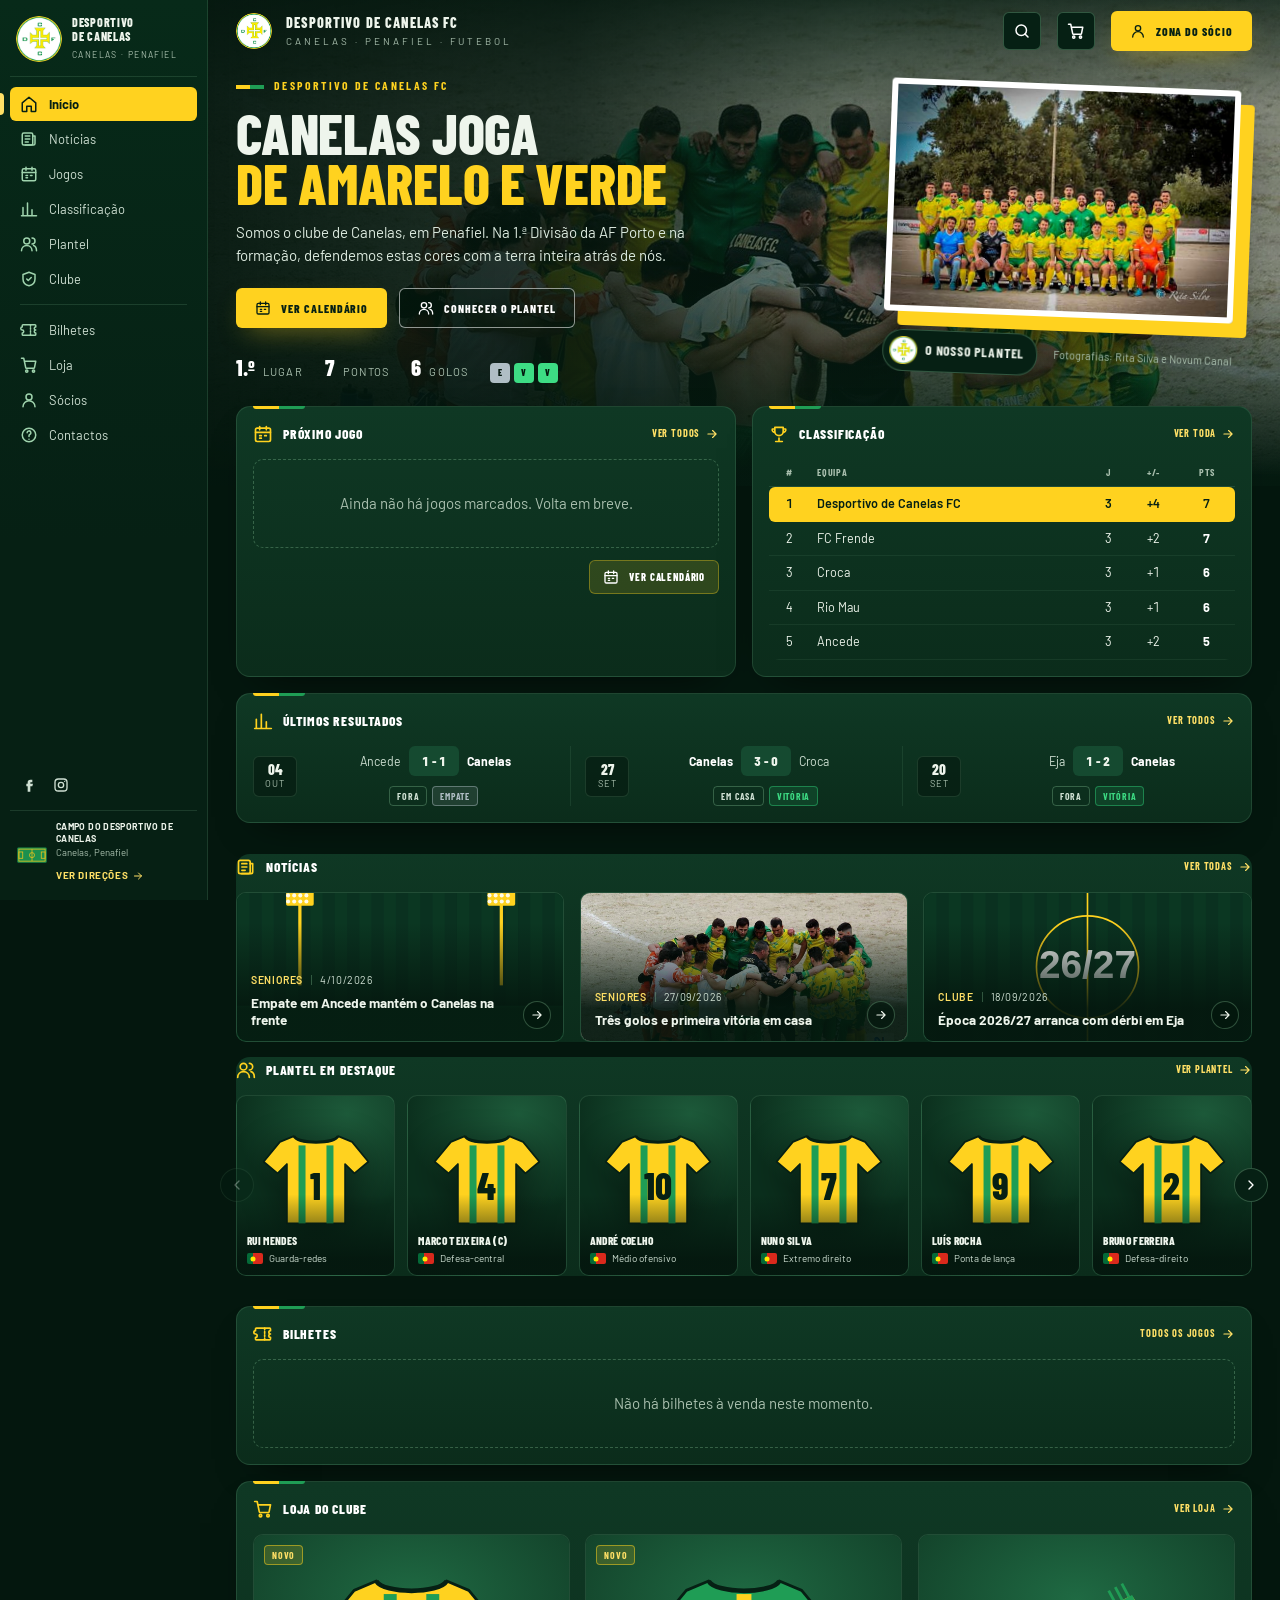
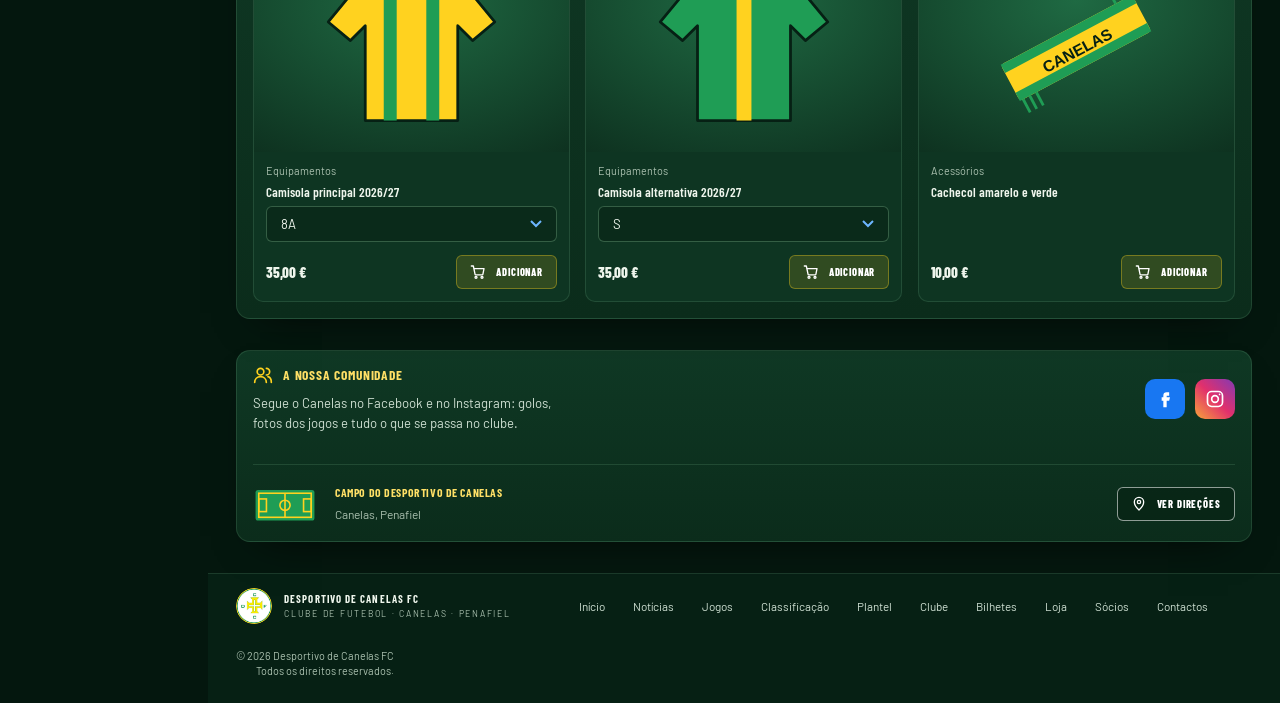
<file: index.html>
<!doctype html>
<html lang="pt-PT">
<head>
  <meta charset="utf-8">
  <meta name="viewport" content="width=device-width, initial-scale=1">
  <title>Desportivo de Canelas FC · Canelas, Penafiel</title>
  <meta name="description" content="Site oficial do Desportivo de Canelas FC: jogos, resultados, classificação, plantel, notícias, bilhetes, loja e sócios.">
  <meta name="theme-color" content="#062014">
  <link rel="icon" href="img/favicon.png">
  <link rel="preconnect" href="https://fonts.googleapis.com">
  <link rel="preconnect" href="https://fonts.gstatic.com" crossorigin>
  <link href="https://fonts.googleapis.com/css2?family=Barlow+Condensed:wght@600;700;800&family=Barlow:wght@400;500;600;700&display=swap" rel="stylesheet">
  <link rel="stylesheet" href="css/style.css">
  <script src="js/main.js" defer></script>
  <script src="js/home.js" defer></script>
</head>
<body data-page="inicio">
  <a class="skip-link" href="#conteudo">Saltar para o conteúdo</a>
  <aside id="sidebar"></aside>
  <div class="main">
    <header id="topbar"></header>
    <main id="conteudo">
      <section class="hero hero--photo" aria-labelledby="hero-title">
        <div class="hero__bg" aria-hidden="true"></div>
        <div class="container hero__inner">
          <div class="hero__copy">
            <p class="hero__eyebrow">Desportivo de Canelas FC</p>
            <h1 class="hero__title" id="hero-title"><span>Canelas joga</span> <span class="accent">de amarelo e verde</span></h1>
            <p class="hero__lead">Somos o clube de Canelas, em Penafiel. Na 1.ª Divisão da AF Porto e na formação, defendemos estas cores com a terra inteira atrás de nós.</p>
            <div class="hero__actions">
              <a class="btn btn--primary" href="jogos.html" data-icon-left="calendar">Ver calendário</a>
              <a class="btn btn--ghost" href="plantel.html" data-icon-left="users">Conhecer o plantel</a>
            </div>
            <dl class="hero__form" id="hero-form" aria-label="Resumo da época"></dl>
          </div>
          <figure class="hero__team">
            <img src="img/plantel-equipa.jpg" alt="Fotografia de grupo do plantel sénior do Desportivo de Canelas FC, de equipamento amarelo e verde, no relvado" width="1094" height="730">
            <figcaption><span class="hero__team-tag"><img src="img/emblema-badge.png" alt="" width="28" height="28"> O nosso plantel</span><small class="hero__credit">Fotografias: Rita Silva e Novum Canal</small></figcaption>
          </figure>
        </div>
      </section>

      <div class="container" style="padding-bottom: var(--section-gap)">
        <div class="dash dash--home-top">
          <section class="panel" aria-labelledby="h-next">
            <div class="panel__head">
              <h2 class="panel__title" id="h-next" data-icon="calendar">Próximo jogo</h2>
              <a class="link-more" href="jogos.html" data-arrow>Ver todos</a>
            </div>
            <div id="next-match"><div class="skeleton"></div></div>
            <div class="match__foot">
              <span class="match__venue" id="next-venue"></span>
              <a class="btn btn--soft btn--sm" href="jogos.html" data-icon-left="calendar">Ver calendário</a>
            </div>
          </section>

          <section class="panel" aria-labelledby="h-table">
            <div class="panel__head">
              <h2 class="panel__title" id="h-table" data-icon="trophy">Classificação</h2>
              <a class="link-more" href="classificacao.html" data-arrow>Ver toda</a>
            </div>
            <div id="mini-table"><div class="skeleton"></div></div>
          </section>

          <section class="panel" aria-labelledby="h-results">
            <div class="panel__head">
              <h2 class="panel__title" id="h-results" data-icon="chart">Últimos resultados</h2>
              <a class="link-more" href="jogos.html?ver=resultados" data-arrow>Ver todos</a>
            </div>
            <ul class="results" id="last-results"><li class="skeleton"></li></ul>
          </section>
        </div>

        <div class="dash dash--home-mid">
          <section class="panel panel--bare span-2" aria-labelledby="h-news">
            <div class="panel__head">
              <h2 class="panel__title" id="h-news" data-icon="news">Notícias</h2>
              <a class="link-more" href="noticias.html" data-arrow>Ver todas</a>
            </div>
            <div class="news-grid" id="home-news"><div class="skeleton"></div><div class="skeleton"></div><div class="skeleton"></div></div>
          </section>

          <section class="panel panel--bare" aria-labelledby="h-squad">
            <div class="panel__head">
              <h2 class="panel__title" id="h-squad" data-icon="users">Plantel em destaque</h2>
              <a class="link-more" href="plantel.html" data-arrow>Ver plantel</a>
            </div>
            <div class="carousel" id="squad-carousel">
              <button class="carousel__btn carousel__btn--prev" type="button" aria-label="Jogadores anteriores" data-icon="left"></button>
              <div class="carousel__track" id="squad-track" tabindex="0" aria-label="Jogadores em destaque"></div>
              <button class="carousel__btn carousel__btn--next" type="button" aria-label="Jogadores seguintes" data-icon="right"></button>
            </div>
          </section>
        </div>

        <div class="dash dash--home-shop">
          <section class="panel panel--fill" aria-labelledby="h-tickets">
            <div class="panel__head">
              <h2 class="panel__title" id="h-tickets" data-icon="ticket">Bilhetes</h2>
              <a class="link-more" href="bilhetes.html" data-arrow>Todos os jogos</a>
            </div>
            <div class="ticket-card" id="home-tickets"><div class="skeleton"></div></div>
          </section>

          <section class="panel span-2" aria-labelledby="h-shop">
            <div class="panel__head">
              <h2 class="panel__title" id="h-shop" data-icon="cart">Loja do clube</h2>
              <a class="link-more" href="loja.html" data-arrow>Ver loja</a>
            </div>
            <div class="products products--row" id="home-shop"><div class="skeleton"></div><div class="skeleton"></div><div class="skeleton"></div></div>
          </section>
        </div>

        <section class="panel community" aria-labelledby="h-community">
          <div class="community__text">
            <h2 id="h-community" data-icon="users">A nossa comunidade</h2>
            <p>Segue o Canelas no Facebook e no Instagram: golos, fotos dos jogos e tudo o que se passa no clube.</p>
          </div>
          <div class="social-tiles" id="social-tiles"></div>
          <span class="community__divider" aria-hidden="true"></span>
          <div class="community__venue">
            <img src="img/estadio.svg" alt="">
            <div><strong>Campo do Desportivo de Canelas</strong><span>Canelas, Penafiel</span></div>
            <a class="btn btn--ghost btn--sm" id="directions-btn" href="contactos.html" target="_blank" rel="noopener" data-icon-left="pin">Ver direções</a>
          </div>
        </section>
      </div>
    </main>
    <footer id="footer"></footer>
  </div>
</body>
</html>
</file>
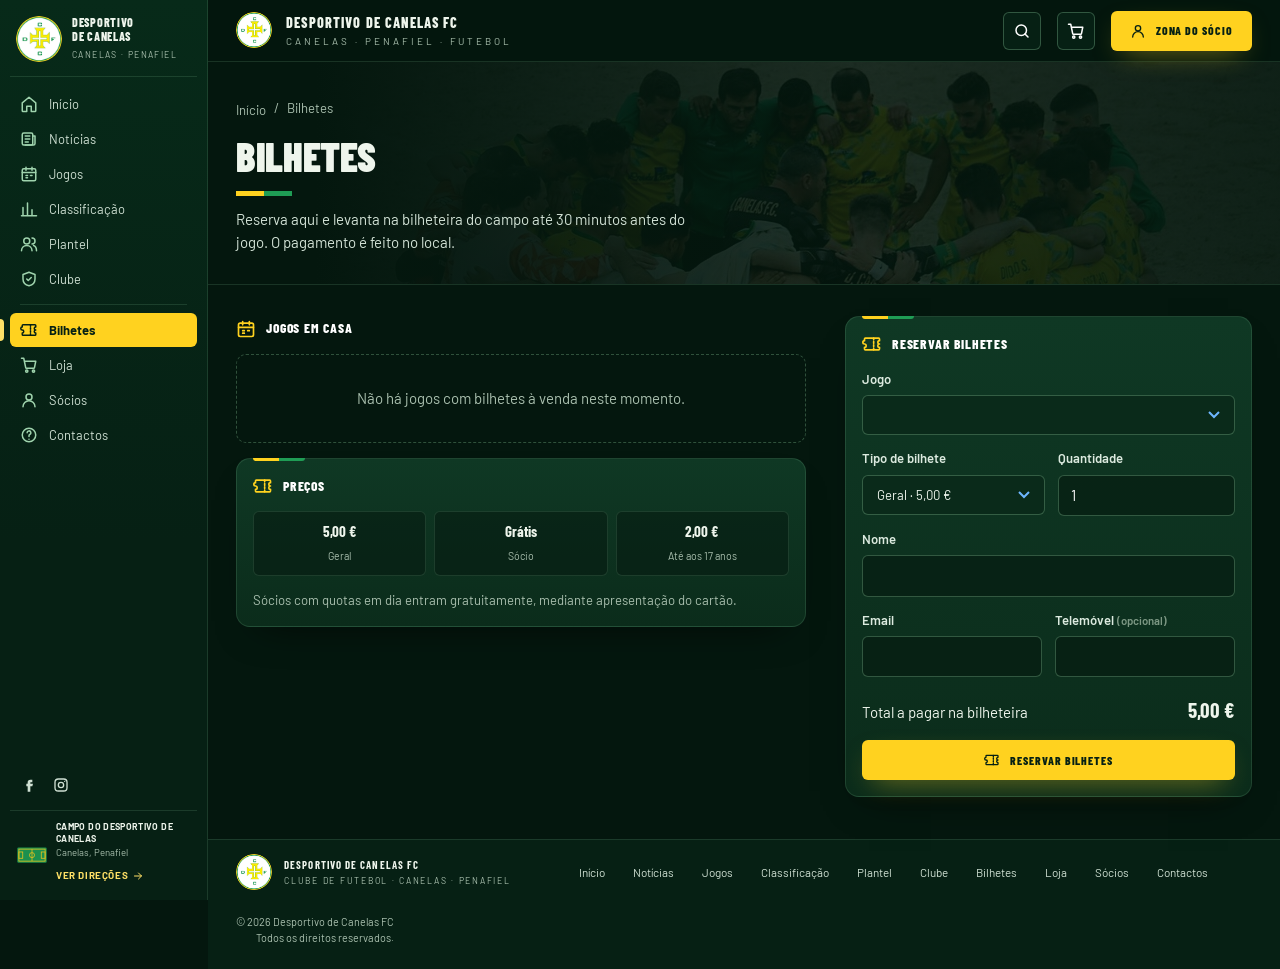
<file: bilhetes.html>
<!doctype html>
<html lang="pt-PT">
<head>
  <meta charset="utf-8">
  <meta name="viewport" content="width=device-width, initial-scale=1">
  <title>Bilhetes · Desportivo de Canelas FC</title>
  <meta name="description" content="Reserva bilhetes para os jogos em casa do Desportivo de Canelas FC.">
  <meta name="theme-color" content="#062014">
  <link rel="icon" href="img/favicon.png">
  <link rel="preconnect" href="https://fonts.googleapis.com">
  <link rel="preconnect" href="https://fonts.gstatic.com" crossorigin>
  <link href="https://fonts.googleapis.com/css2?family=Barlow+Condensed:wght@600;700;800&family=Barlow:wght@400;500;600;700&display=swap" rel="stylesheet">
  <link rel="stylesheet" href="css/style.css">
  <script src="js/main.js" defer></script>
  <script src="js/bilhetes.js" defer></script>
</head>
<body data-page="bilhetes">
  <a class="skip-link" href="#conteudo">Saltar para o conteúdo</a>
  <aside id="sidebar"></aside>
  <div class="main">
    <header id="topbar"></header>
    <main id="conteudo">
    <section class="page-hero">
      <div class="container">
        <nav class="crumbs" aria-label="Localização"><a href="index.html">Início</a><span aria-hidden="true">/</span><span>Bilhetes</span></nav>
        <h1>Bilhetes</h1>
        <p>Reserva aqui e levanta na bilheteira do campo até 30 minutos antes do jogo. O pagamento é feito no local.</p>
      </div>
    </section>
      <div class="container page-body">
        <div class="split">
          <section aria-labelledby="h-home-games">
            <div class="panel__head"><h2 class="panel__title" id="h-home-games" data-icon="calendar">Jogos em casa</h2></div>
            <div class="fixtures" id="ticket-games"><div class="skeleton"></div></div>
            <div class="panel" style="margin-top:var(--gap)">
              <div class="panel__head"><h2 class="panel__title" data-icon="ticket">Preços</h2></div>
              <div class="prices" id="ticket-prices"></div>
              <p style="margin:14px 0 0;font-size:var(--fs-sm);color:var(--text-muted)">Sócios com quotas em dia entram gratuitamente, mediante apresentação do cartão.</p>
            </div>
          </section>

          <section class="panel" id="reservar" aria-labelledby="h-book">
            <div class="panel__head"><h2 class="panel__title" id="h-book" data-icon="ticket">Reservar bilhetes</h2></div>
            <form class="form" id="ticket-form">
              <div class="field"><label for="t-jogo">Jogo</label><select class="select" id="t-jogo" name="jogo" required style="height:40px"></select></div>
              <div class="form-row">
                <div class="field"><label for="t-tipo">Tipo de bilhete</label><select class="select" id="t-tipo" name="tipo" required style="height:40px"></select></div>
                <div class="field"><label for="t-qtd">Quantidade</label><input class="input" id="t-qtd" name="quantidade" type="number" min="1" max="10" value="1" required></div>
              </div>
              <div class="field"><label for="t-nome">Nome</label><input class="input" id="t-nome" name="nome" autocomplete="name" required></div>
              <div class="form-row">
                <div class="field"><label for="t-email">Email</label><input class="input" id="t-email" name="email" type="email" autocomplete="email" required></div>
                <div class="field"><label for="t-tel">Telemóvel <span class="hint">(opcional)</span></label><input class="input" id="t-tel" name="telefone" type="tel" autocomplete="tel" pattern="[+0-9 ]{9,16}" data-pattern-msg="Escreve só números, por exemplo 912 345 678."></div>
              </div>
              <input class="hp" type="text" name="website" tabindex="-1" autocomplete="off" aria-hidden="true">
              <div class="cart-total" style="margin:4px 0 0"><span>Total a pagar na bilheteira</span><strong id="t-total">0,00 €</strong></div>
              <button class="btn btn--primary" type="submit" data-icon-left="ticket">Reservar bilhetes</button>
              <div class="form-status" role="status" aria-live="polite"></div>
            </form>
          </section>
        </div>
      </div>
    </main>
    <footer id="footer"></footer>
  </div>
</body>
</html>
</file>
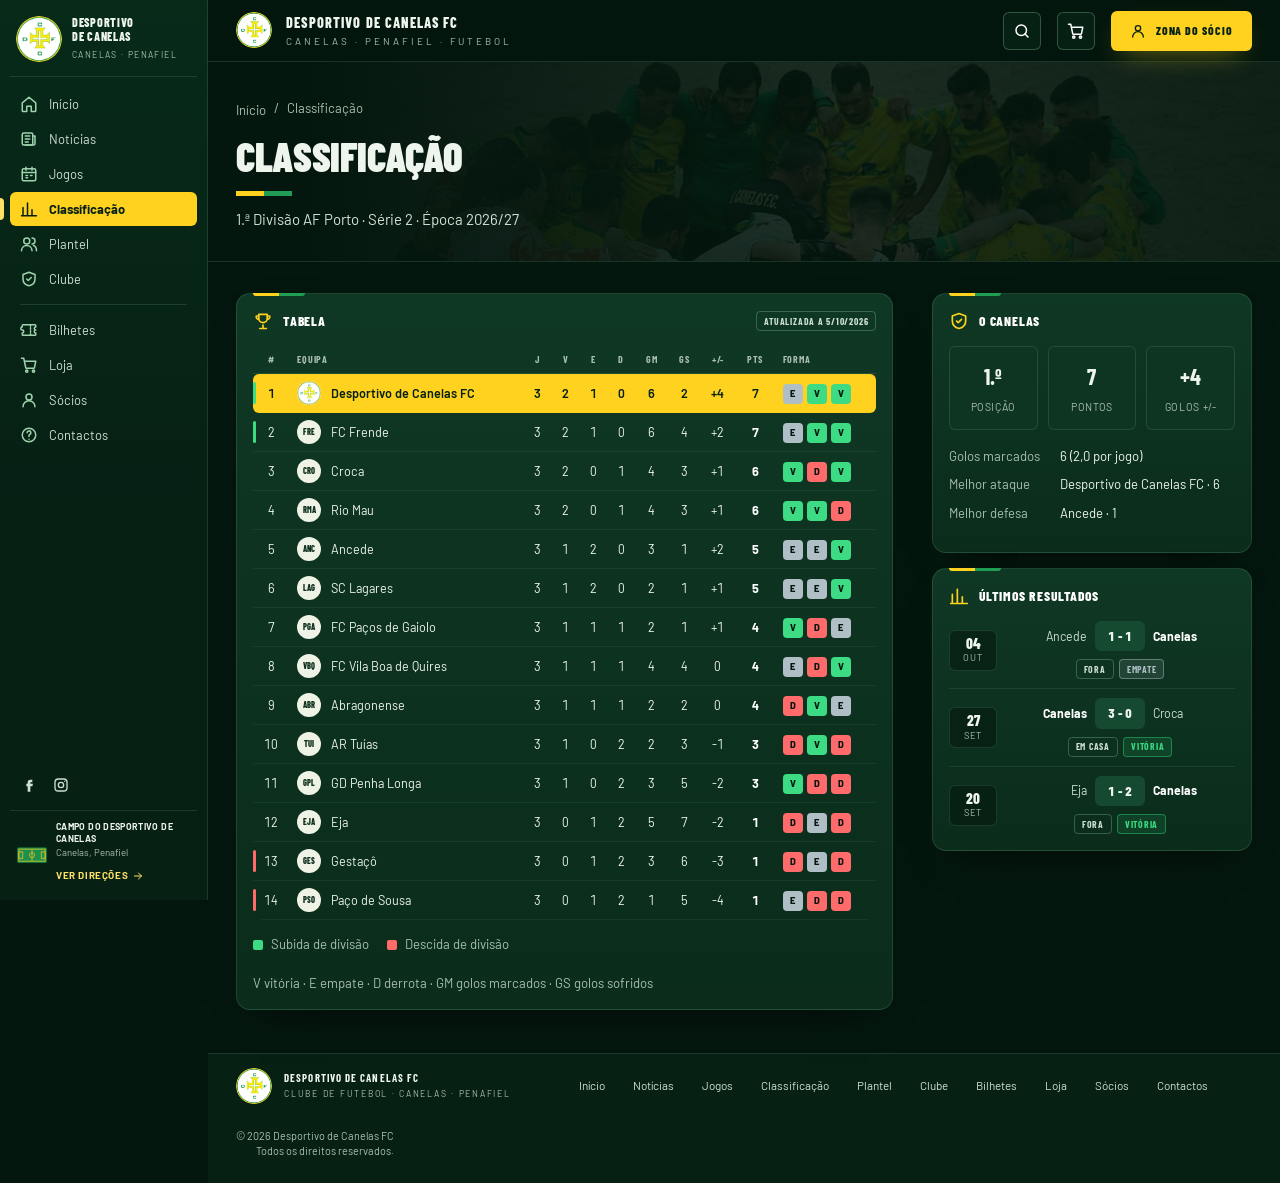
<file: classificacao.html>
<!doctype html>
<html lang="pt-PT">
<head>
  <meta charset="utf-8">
  <meta name="viewport" content="width=device-width, initial-scale=1">
  <title>Classificação · Desportivo de Canelas FC</title>
  <meta name="description" content="Classificação da 1.ª Divisão da AF Porto, Série 2, com o Desportivo de Canelas FC.">
  <meta name="theme-color" content="#062014">
  <link rel="icon" href="img/favicon.png">
  <link rel="preconnect" href="https://fonts.googleapis.com">
  <link rel="preconnect" href="https://fonts.gstatic.com" crossorigin>
  <link href="https://fonts.googleapis.com/css2?family=Barlow+Condensed:wght@600;700;800&family=Barlow:wght@400;500;600;700&display=swap" rel="stylesheet">
  <link rel="stylesheet" href="css/style.css">
  <script src="js/main.js" defer></script>
  <script src="js/classificacao.js" defer></script>
</head>
<body data-page="classificacao">
  <a class="skip-link" href="#conteudo">Saltar para o conteúdo</a>
  <aside id="sidebar"></aside>
  <div class="main">
    <header id="topbar"></header>
    <main id="conteudo">
    <section class="page-hero">
      <div class="container">
        <nav class="crumbs" aria-label="Localização"><a href="index.html">Início</a><span aria-hidden="true">/</span><span>Classificação</span></nav>
        <h1>Classificação</h1>
        <p>1.ª Divisão AF Porto · Série 2 · Época 2026/27</p>
      </div>
    </section>
      <div class="container page-body">
        <div class="split split--aside">
          <section class="panel" aria-labelledby="h-table">
            <div class="panel__head">
              <h2 class="panel__title" id="h-table" data-icon="trophy">Tabela</h2>
              <span class="tag" id="table-updated"></span>
            </div>
            <div id="full-table"><div class="skeleton" style="min-height:400px"></div></div>
            <div class="legend">
              <span><i style="background:var(--win)"></i>Subida de divisão</span>
              <span><i style="background:var(--loss)"></i>Descida de divisão</span>
              <span>V vitória · E empate · D derrota · GM golos marcados · GS golos sofridos</span>
            </div>
          </section>
          <aside>
            <section class="panel" aria-labelledby="h-club">
              <div class="panel__head"><h2 class="panel__title" id="h-club" data-icon="shield">O Canelas</h2></div>
              <div class="stats" id="club-stats" style="margin:0"></div>
              <dl class="dl" id="club-dl" style="margin-top:16px"></dl>
            </section>
            <section class="panel" style="margin-top:var(--gap)" aria-labelledby="h-results">
              <div class="panel__head"><h2 class="panel__title" id="h-results" data-icon="chart">Últimos resultados</h2></div>
              <ul class="results" id="last-results"></ul>
            </section>
          </aside>
        </div>
      </div>
    </main>
    <footer id="footer"></footer>
  </div>
</body>
</html>
</file>
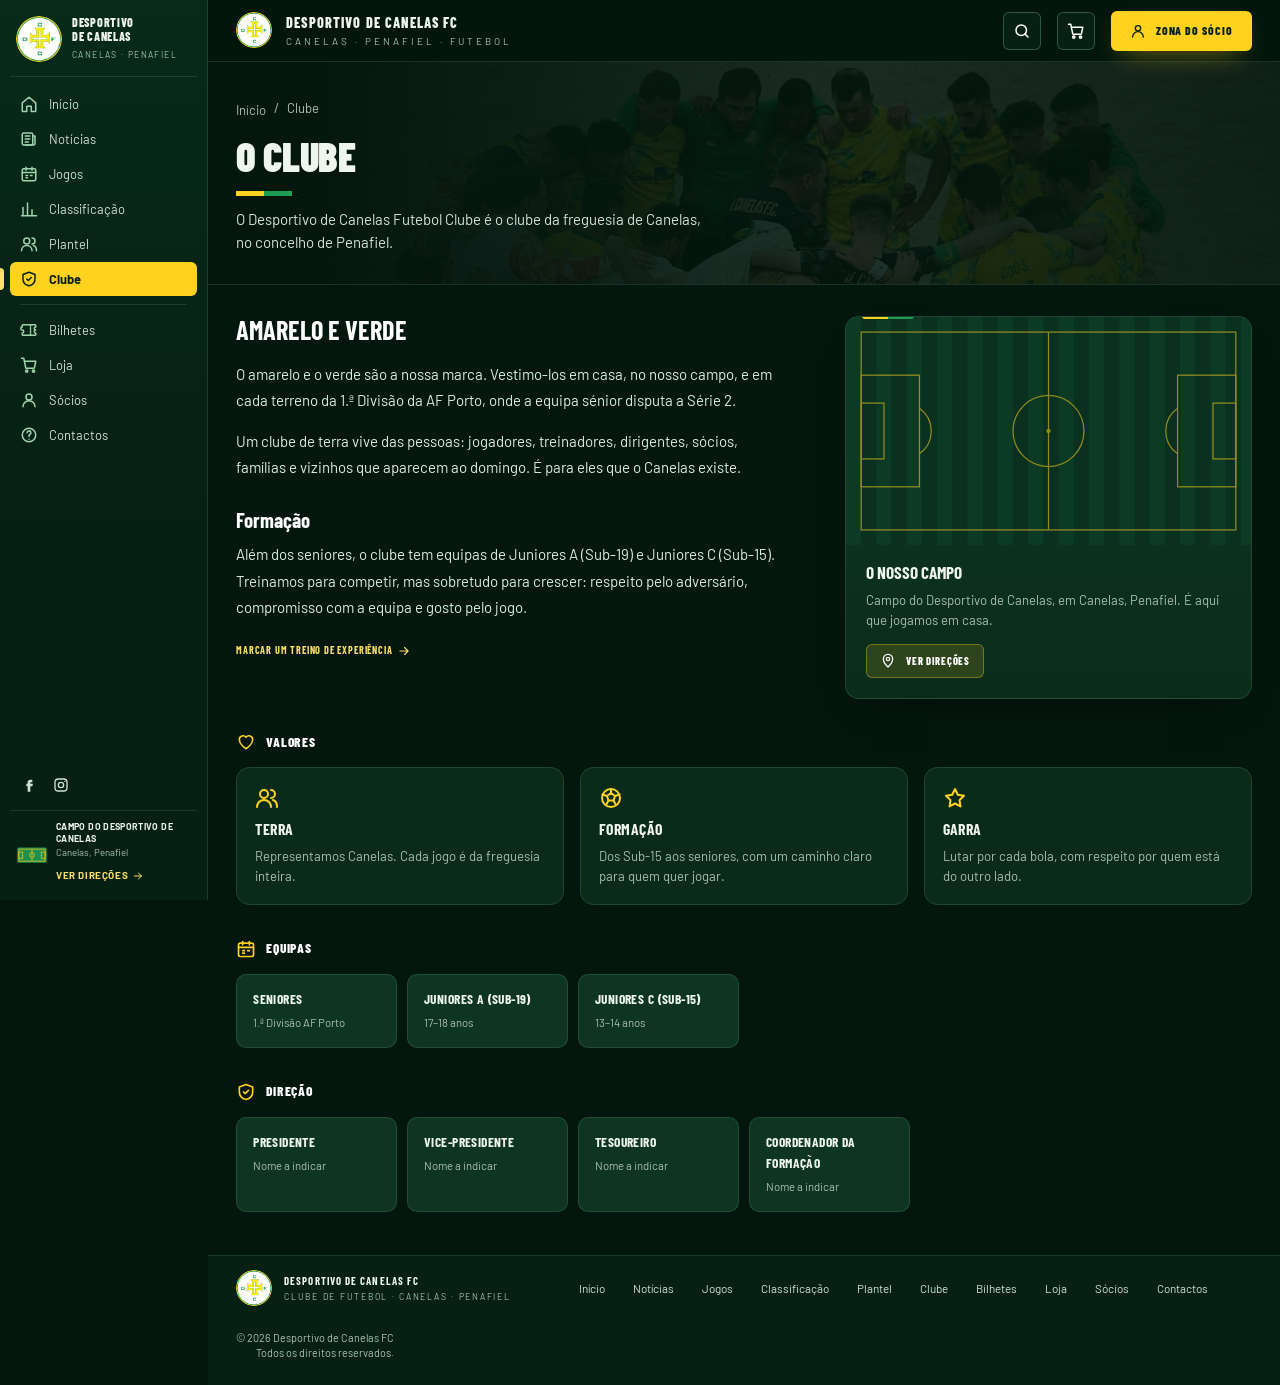
<file: clube.html>
<!doctype html>
<html lang="pt-PT">
<head>
  <meta charset="utf-8">
  <meta name="viewport" content="width=device-width, initial-scale=1">
  <title>O Clube · Desportivo de Canelas FC</title>
  <meta name="description" content="Conhece o Desportivo de Canelas FC: identidade, valores, formação, campo e direção.">
  <meta name="theme-color" content="#062014">
  <link rel="icon" href="img/favicon.png">
  <link rel="preconnect" href="https://fonts.googleapis.com">
  <link rel="preconnect" href="https://fonts.gstatic.com" crossorigin>
  <link href="https://fonts.googleapis.com/css2?family=Barlow+Condensed:wght@600;700;800&family=Barlow:wght@400;500;600;700&display=swap" rel="stylesheet">
  <link rel="stylesheet" href="css/style.css">
  <script src="js/main.js" defer></script>
  <script src="js/clube.js" defer></script>
</head>
<body data-page="clube">
  <a class="skip-link" href="#conteudo">Saltar para o conteúdo</a>
  <aside id="sidebar"></aside>
  <div class="main">
    <header id="topbar"></header>
    <main id="conteudo">
    <section class="page-hero">
      <div class="container">
        <nav class="crumbs" aria-label="Localização"><a href="index.html">Início</a><span aria-hidden="true">/</span><span>Clube</span></nav>
        <h1>O Clube</h1>
        <p>O Desportivo de Canelas Futebol Clube é o clube da freguesia de Canelas, no concelho de Penafiel.</p>
      </div>
    </section>
      <div class="container page-body">
        <div class="split">
          <div class="prose">
            <h2>Amarelo e verde</h2>
            <p>O amarelo e o verde são a nossa marca. Vestimo-los em casa, no nosso campo, e em cada terreno da 1.ª Divisão da AF Porto, onde a equipa sénior disputa a Série 2.</p>
            <p>Um clube de terra vive das pessoas: jogadores, treinadores, dirigentes, sócios, famílias e vizinhos que aparecem ao domingo. É para eles que o Canelas existe.</p>
            <h3>Formação</h3>
            <p>Além dos seniores, o clube tem equipas de Juniores A (Sub-19) e Juniores C (Sub-15). Treinamos para competir, mas sobretudo para crescer: respeito pelo adversário, compromisso com a equipa e gosto pelo jogo.</p>
            <p><a class="link-more" href="contactos.html?assunto=formacao" data-arrow>Marcar um treino de experiência</a></p>
          </div>
          <div class="panel" style="padding:0;overflow:hidden">
            <img src="img/campo.svg" alt="Desenho do relvado do Desportivo de Canelas com as linhas a amarelo" style="width:100%;aspect-ratio:16/9;object-fit:cover">
            <div style="padding:18px 20px 20px">
              <h3 style="font-size:1.15rem;text-transform:uppercase;margin-bottom:8px">O nosso campo</h3>
              <p style="color:var(--text-muted);font-size:var(--fs-sm)">Campo do Desportivo de Canelas, em Canelas, Penafiel. É aqui que jogamos em casa.</p>
              <a class="btn btn--soft btn--sm" id="directions-btn" href="contactos.html" target="_blank" rel="noopener" data-icon-left="pin">Ver direções</a>
            </div>
          </div>
        </div>

        <section class="section" aria-labelledby="h-values">
          <div class="panel__head"><h2 class="panel__title" id="h-values" data-icon="heart">Valores</h2></div>
          <div class="grid-3">
            <div class="feature"><span data-icon="users"></span><h3>Terra</h3><p>Representamos Canelas. Cada jogo é da freguesia inteira.</p></div>
            <div class="feature"><span data-icon="ball"></span><h3>Formação</h3><p>Dos Sub-15 aos seniores, com um caminho claro para quem quer jogar.</p></div>
            <div class="feature"><span data-icon="star"></span><h3>Garra</h3><p>Lutar por cada bola, com respeito por quem está do outro lado.</p></div>
          </div>
        </section>

        <section class="section" aria-labelledby="h-levels">
          <div class="panel__head"><h2 class="panel__title" id="h-levels" data-icon="calendar">Equipas</h2></div>
          <div class="levels" id="levels"></div>
        </section>

        <section class="section" aria-labelledby="h-board">
          <div class="panel__head"><h2 class="panel__title" id="h-board" data-icon="shield">Direção</h2></div>
          <div class="levels" id="board"></div>
        </section>
      </div>
    </main>
    <footer id="footer"></footer>
  </div>
</body>
</html>
</file>
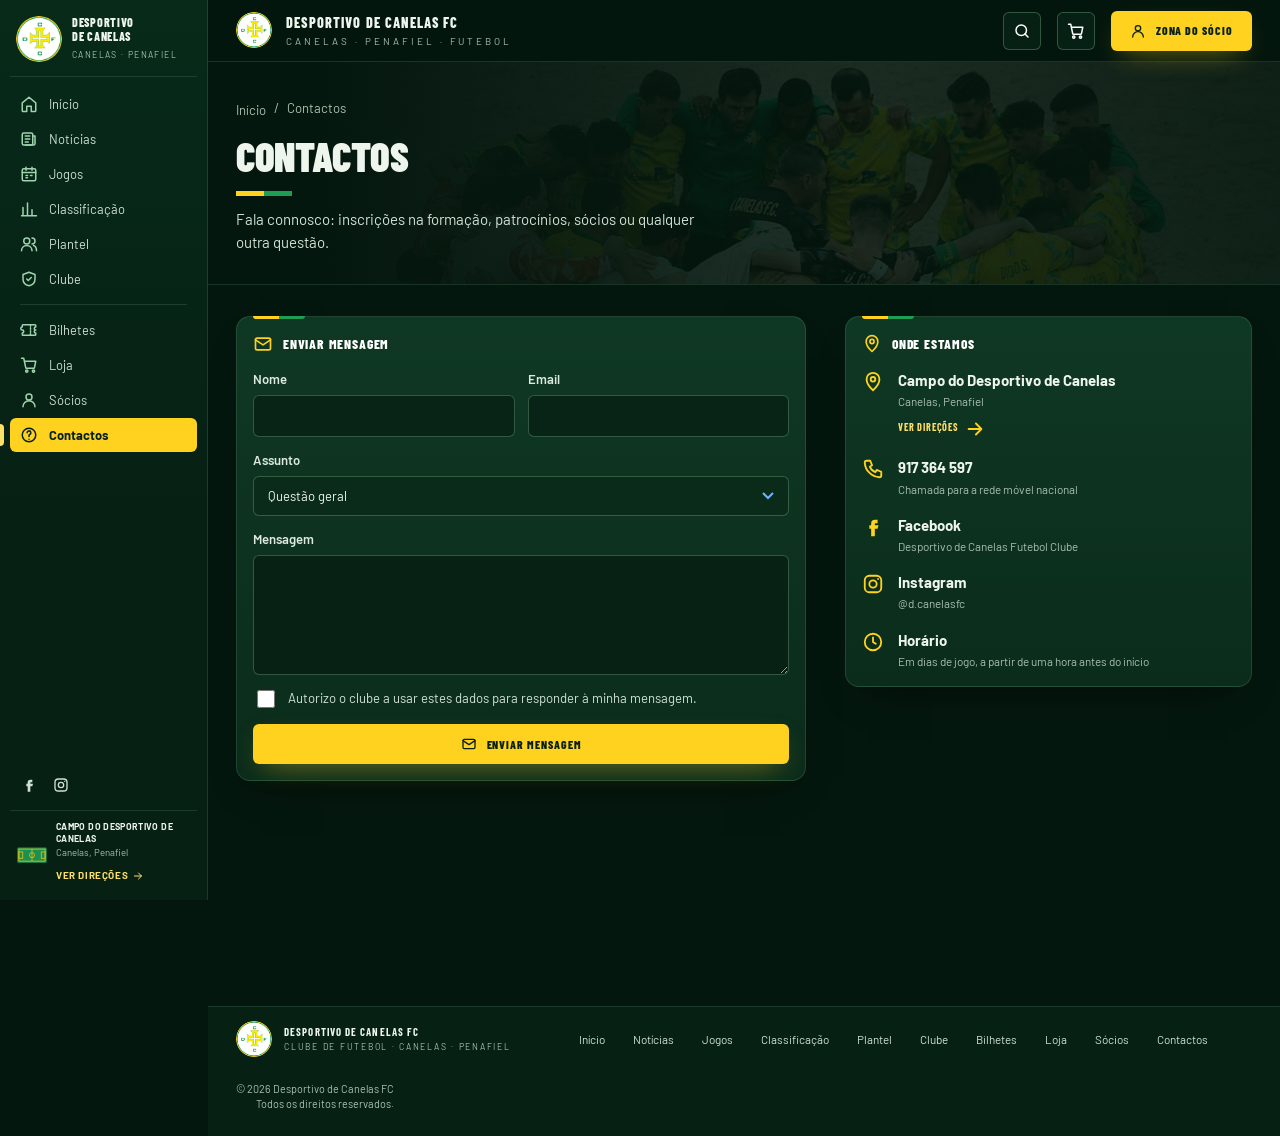
<file: contactos.html>
<!doctype html>
<html lang="pt-PT">
<head>
  <meta charset="utf-8">
  <meta name="viewport" content="width=device-width, initial-scale=1">
  <title>Contactos · Desportivo de Canelas FC</title>
  <meta name="description" content="Contactos, morada e mapa do Desportivo de Canelas FC, Canelas, Penafiel.">
  <meta name="theme-color" content="#062014">
  <link rel="icon" href="img/favicon.png">
  <link rel="preconnect" href="https://fonts.googleapis.com">
  <link rel="preconnect" href="https://fonts.gstatic.com" crossorigin>
  <link href="https://fonts.googleapis.com/css2?family=Barlow+Condensed:wght@600;700;800&family=Barlow:wght@400;500;600;700&display=swap" rel="stylesheet">
  <link rel="stylesheet" href="css/style.css">
  <script src="js/main.js" defer></script>
  <script src="js/contactos.js" defer></script>
</head>
<body data-page="contactos">
  <a class="skip-link" href="#conteudo">Saltar para o conteúdo</a>
  <aside id="sidebar"></aside>
  <div class="main">
    <header id="topbar"></header>
    <main id="conteudo">
    <section class="page-hero">
      <div class="container">
        <nav class="crumbs" aria-label="Localização"><a href="index.html">Início</a><span aria-hidden="true">/</span><span>Contactos</span></nav>
        <h1>Contactos</h1>
        <p>Fala connosco: inscrições na formação, patrocínios, sócios ou qualquer outra questão.</p>
      </div>
    </section>
      <div class="container page-body">
        <div class="split">
          <section class="panel" aria-labelledby="h-form">
            <div class="panel__head"><h2 class="panel__title" id="h-form" data-icon="mail">Enviar mensagem</h2></div>
            <form class="form" id="contact-form">
              <div class="form-row">
                <div class="field"><label for="c-nome">Nome</label><input class="input" id="c-nome" name="nome" autocomplete="name" required></div>
                <div class="field"><label for="c-email">Email</label><input class="input" id="c-email" name="email" type="email" autocomplete="email" required></div>
              </div>
              <div class="field"><label for="c-assunto">Assunto</label>
                <select class="select" id="c-assunto" name="assunto" required style="height:40px">
                  <option value="geral">Questão geral</option>
                  <option value="formacao">Formação / treino de experiência</option>
                  <option value="socios">Sócios</option>
                  <option value="patrocinios">Patrocínios</option>
                  <option value="loja">Loja</option>
                  <option value="imprensa">Imprensa</option>
                </select>
              </div>
              <div class="field"><label for="c-msg">Mensagem</label><textarea class="textarea" id="c-msg" name="mensagem" required minlength="10"></textarea></div>
              <label class="check"><input type="checkbox" name="consentimento" value="sim" required> Autorizo o clube a usar estes dados para responder à minha mensagem.</label>
              <input class="hp" type="text" name="website" tabindex="-1" autocomplete="off" aria-hidden="true">
              <button class="btn btn--primary" type="submit" data-icon-left="mail">Enviar mensagem</button>
              <div class="form-status" role="status" aria-live="polite"></div>
            </form>
          </section>
          <section aria-labelledby="h-info">
            <div class="panel">
              <div class="panel__head"><h2 class="panel__title" id="h-info" data-icon="pin">Onde estamos</h2></div>
              <ul class="contact-list" id="contact-list"></ul>
            </div>
            <iframe class="map" id="map" title="Mapa do Campo do Desportivo de Canelas" loading="lazy" referrerpolicy="no-referrer-when-downgrade" style="margin-top:var(--gap)"></iframe>
          </section>
        </div>
      </div>
    </main>
    <footer id="footer"></footer>
  </div>
</body>
</html>
</file>
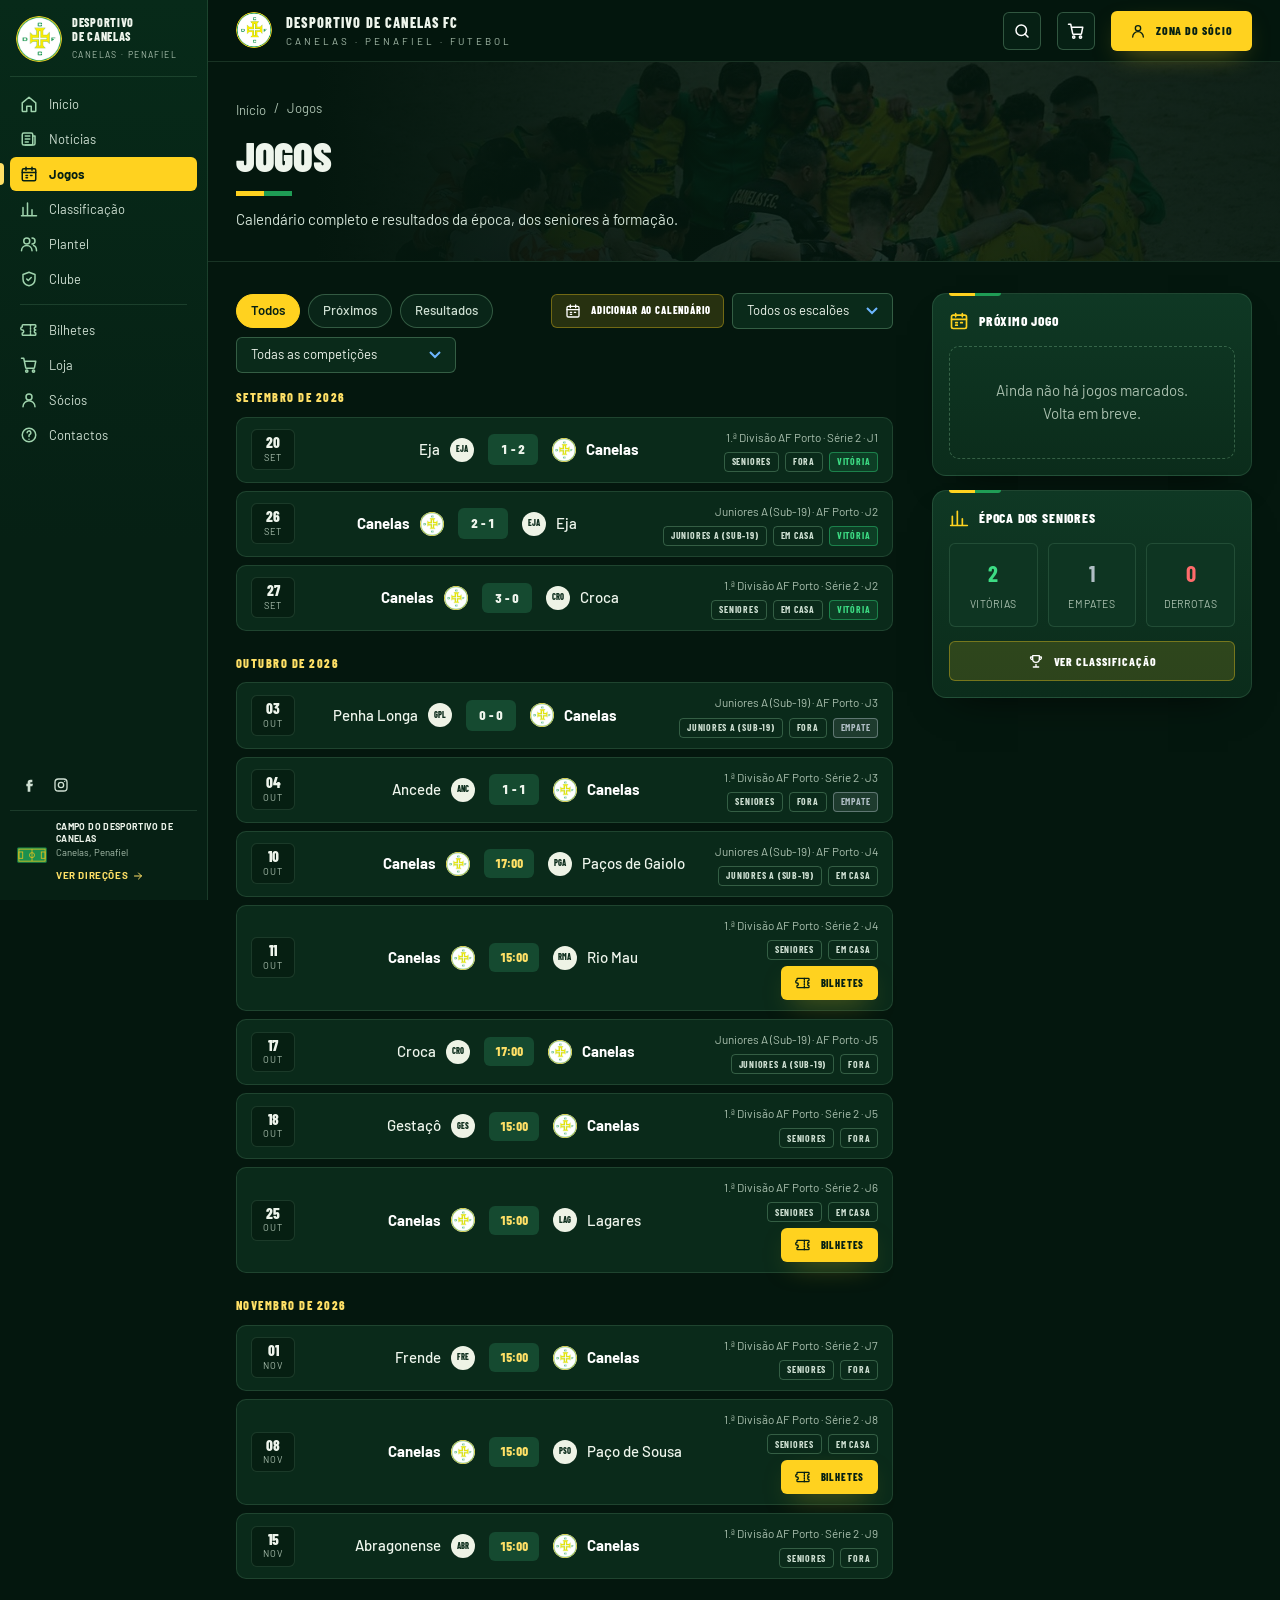
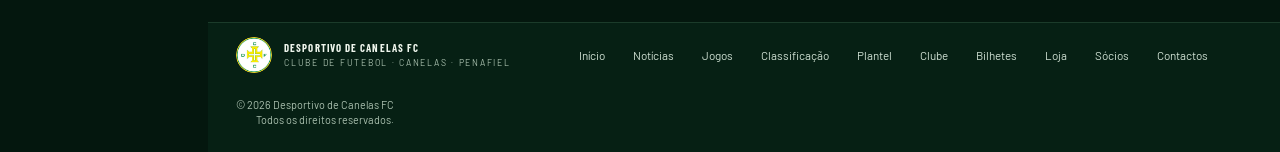
<file: jogos.html>
<!doctype html>
<html lang="pt-PT">
<head>
  <meta charset="utf-8">
  <meta name="viewport" content="width=device-width, initial-scale=1">
  <title>Jogos e resultados · Desportivo de Canelas FC</title>
  <meta name="description" content="Calendário de jogos e resultados do Desportivo de Canelas FC, seniores e formação.">
  <meta name="theme-color" content="#062014">
  <link rel="icon" href="img/favicon.png">
  <link rel="preconnect" href="https://fonts.googleapis.com">
  <link rel="preconnect" href="https://fonts.gstatic.com" crossorigin>
  <link href="https://fonts.googleapis.com/css2?family=Barlow+Condensed:wght@600;700;800&family=Barlow:wght@400;500;600;700&display=swap" rel="stylesheet">
  <link rel="stylesheet" href="css/style.css">
  <script src="js/main.js" defer></script>
  <script src="js/jogos.js" defer></script>
</head>
<body data-page="jogos">
  <a class="skip-link" href="#conteudo">Saltar para o conteúdo</a>
  <aside id="sidebar"></aside>
  <div class="main">
    <header id="topbar"></header>
    <main id="conteudo">
    <section class="page-hero">
      <div class="container">
        <nav class="crumbs" aria-label="Localização"><a href="index.html">Início</a><span aria-hidden="true">/</span><span>Jogos</span></nav>
        <h1>Jogos</h1>
        <p>Calendário completo e resultados da época, dos seniores à formação.</p>
      </div>
    </section>
      <div class="container page-body">
        <div class="split split--aside">
          <div>
            <div class="toolbar">
              <div class="chips" role="group" aria-label="Mostrar">
                <button class="chip" type="button" data-view="todos" aria-pressed="true">Todos</button>
                <button class="chip" type="button" data-view="proximos" aria-pressed="false">Próximos</button>
                <button class="chip" type="button" data-view="resultados" aria-pressed="false">Resultados</button>
              </div>
              <span class="toolbar__spacer"></span>
              <button class="btn btn--soft btn--sm" type="button" id="ics-all" data-icon-left="calendar">Adicionar ao calendário</button>
              <label class="sr-only" for="f-escalao">Escalão</label>
              <select class="select" id="f-escalao"><option value="">Todos os escalões</option></select>
              <label class="sr-only" for="f-comp">Competição</label>
              <select class="select" id="f-comp"><option value="">Todas as competições</option></select>
            </div>
            <div class="fixtures" id="fixtures"><div class="skeleton"></div><div class="skeleton"></div></div>
          </div>
          <aside>
            <section class="panel" aria-labelledby="h-next">
              <div class="panel__head"><h2 class="panel__title" id="h-next" data-icon="calendar">Próximo jogo</h2></div>
              <div id="next-match"><div class="skeleton"></div></div>
            </section>
            <section class="panel" style="margin-top:var(--gap)" aria-labelledby="h-season">
              <div class="panel__head"><h2 class="panel__title" id="h-season" data-icon="chart">Época dos seniores</h2></div>
              <div class="stats" id="season-stats" style="margin:0"></div>
              <a class="btn btn--soft btn--block" style="margin-top:14px" href="classificacao.html" data-icon-left="trophy">Ver classificação</a>
            </section>
          </aside>
        </div>
      </div>
    </main>
    <footer id="footer"></footer>
  </div>
</body>
</html>
</file>
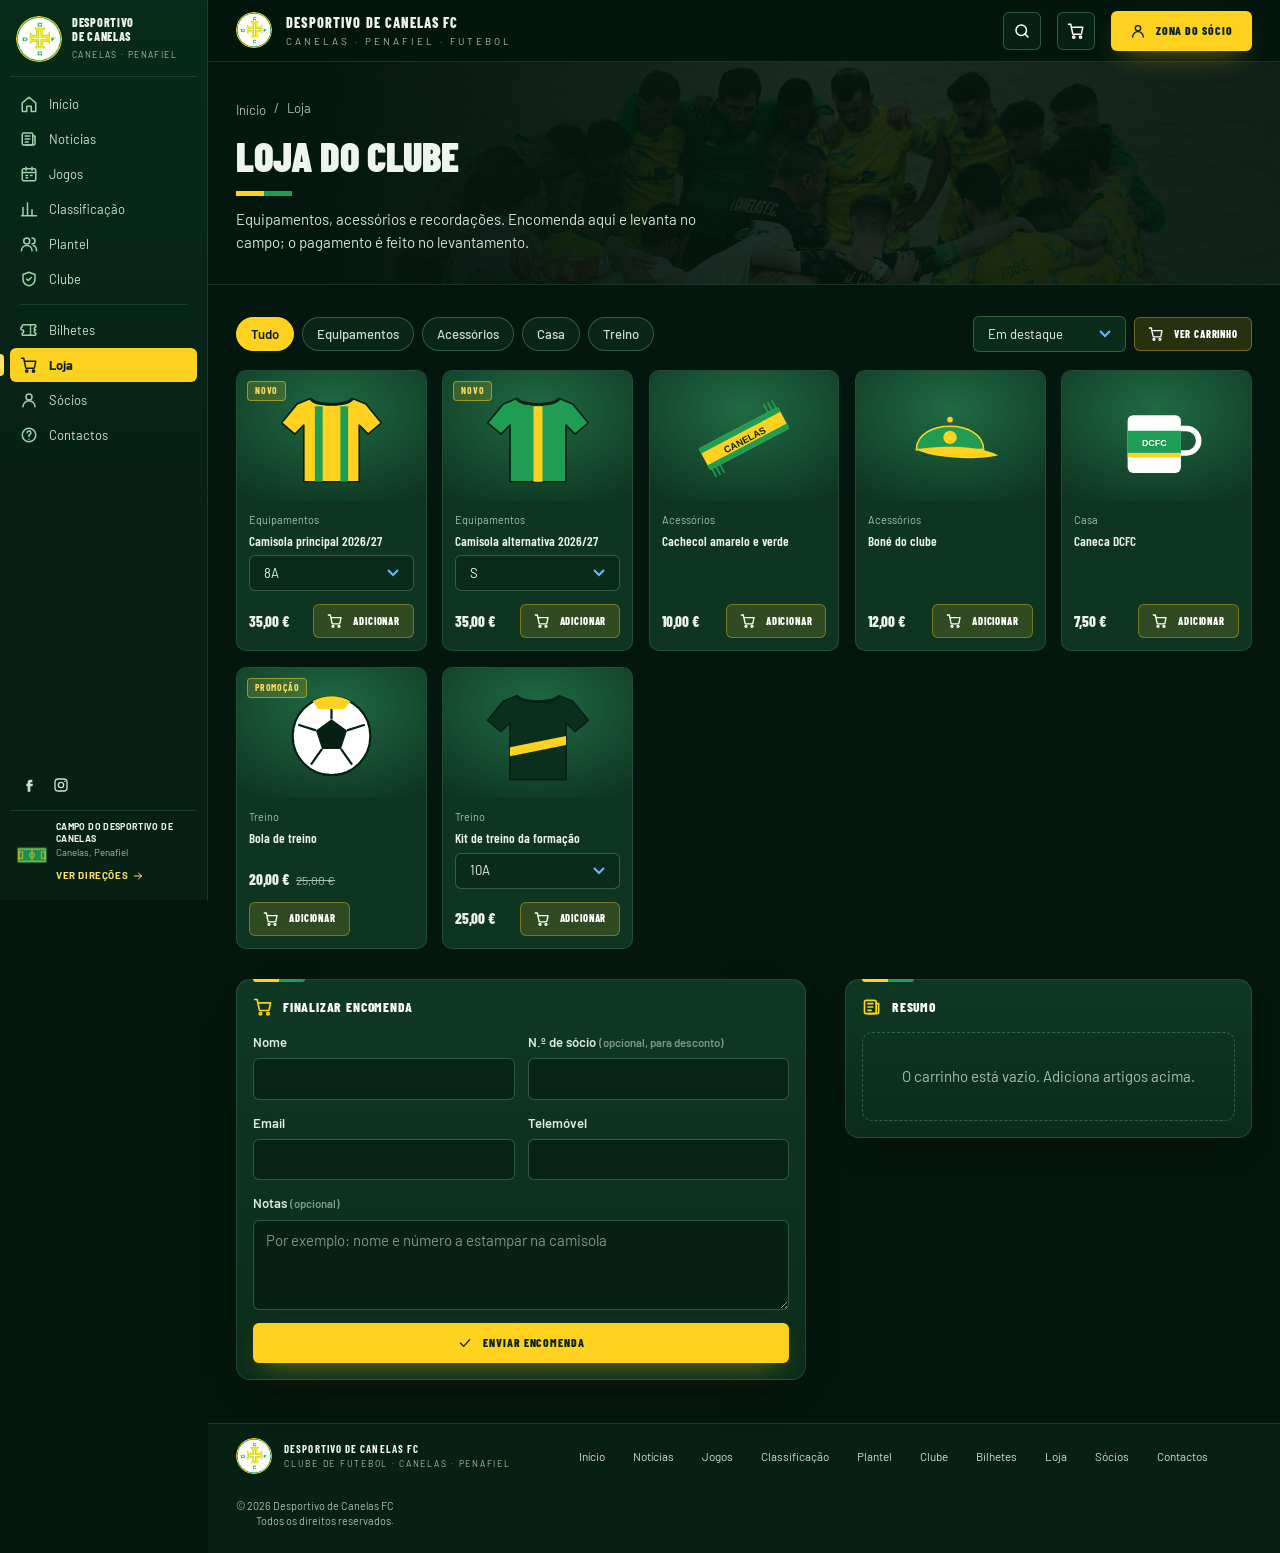
<file: loja.html>
<!doctype html>
<html lang="pt-PT">
<head>
  <meta charset="utf-8">
  <meta name="viewport" content="width=device-width, initial-scale=1">
  <title>Loja · Desportivo de Canelas FC</title>
  <meta name="description" content="Loja oficial do Desportivo de Canelas FC: equipamentos, acessórios e artigos do clube.">
  <meta name="theme-color" content="#062014">
  <link rel="icon" href="img/favicon.png">
  <link rel="preconnect" href="https://fonts.googleapis.com">
  <link rel="preconnect" href="https://fonts.gstatic.com" crossorigin>
  <link href="https://fonts.googleapis.com/css2?family=Barlow+Condensed:wght@600;700;800&family=Barlow:wght@400;500;600;700&display=swap" rel="stylesheet">
  <link rel="stylesheet" href="css/style.css">
  <script src="js/main.js" defer></script>
  <script src="js/loja.js" defer></script>
</head>
<body data-page="loja">
  <a class="skip-link" href="#conteudo">Saltar para o conteúdo</a>
  <aside id="sidebar"></aside>
  <div class="main">
    <header id="topbar"></header>
    <main id="conteudo">
    <section class="page-hero">
      <div class="container">
        <nav class="crumbs" aria-label="Localização"><a href="index.html">Início</a><span aria-hidden="true">/</span><span>Loja</span></nav>
        <h1>Loja do clube</h1>
        <p>Equipamentos, acessórios e recordações. Encomenda aqui e levanta no campo; o pagamento é feito no levantamento.</p>
      </div>
    </section>
      <div class="container page-body">
        <div class="toolbar">
          <div class="chips" id="shop-filters" role="group" aria-label="Filtrar por categoria"></div>
          <span class="toolbar__spacer"></span>
          <label class="sr-only" for="shop-sort">Ordenar</label>
          <select class="select" id="shop-sort">
            <option value="destaque">Em destaque</option>
            <option value="preco-asc">Preço: mais baixo</option>
            <option value="preco-desc">Preço: mais alto</option>
            <option value="nome">Nome</option>
          </select>
          <button class="btn btn--soft btn--sm" type="button" data-open-cart data-icon-left="cart">Ver carrinho</button>
        </div>
        <div class="products" id="products"><div class="skeleton"></div><div class="skeleton"></div><div class="skeleton"></div></div>

        <section class="section split" id="encomenda" aria-labelledby="h-order">
          <div class="panel">
            <div class="panel__head"><h2 class="panel__title" id="h-order" data-icon="cart">Finalizar encomenda</h2></div>
            <form class="form" id="order-form">
              <div class="form-row">
                <div class="field"><label for="o-nome">Nome</label><input class="input" id="o-nome" name="nome" autocomplete="name" required></div>
                <div class="field"><label for="o-socio">N.º de sócio <span class="hint">(opcional, para desconto)</span></label><input class="input" id="o-socio" name="socio" inputmode="numeric" pattern="[0-9]{1,6}" data-pattern-msg="Escreve só o número de sócio."></div>
              </div>
              <div class="form-row">
                <div class="field"><label for="o-email">Email</label><input class="input" id="o-email" name="email" type="email" autocomplete="email" required></div>
                <div class="field"><label for="o-tel">Telemóvel</label><input class="input" id="o-tel" name="telefone" type="tel" autocomplete="tel" required pattern="[+0-9 ]{9,16}" data-pattern-msg="Escreve só números, por exemplo 912 345 678."></div>
              </div>
              <div class="field"><label for="o-notas">Notas <span class="hint">(opcional)</span></label><textarea class="textarea" id="o-notas" name="notas" style="min-height:90px" placeholder="Por exemplo: nome e número a estampar na camisola"></textarea></div>
              <input class="hp" type="text" name="website" tabindex="-1" autocomplete="off" aria-hidden="true">
              <button class="btn btn--primary" type="submit" data-icon-left="check">Enviar encomenda</button>
              <div class="form-status" role="status" aria-live="polite"></div>
            </form>
          </div>
          <div class="panel">
            <div class="panel__head"><h2 class="panel__title" data-icon="news">Resumo</h2></div>
            <div id="order-summary"></div>
          </div>
        </section>
      </div>
    </main>
    <footer id="footer"></footer>
  </div>
</body>
</html>
</file>
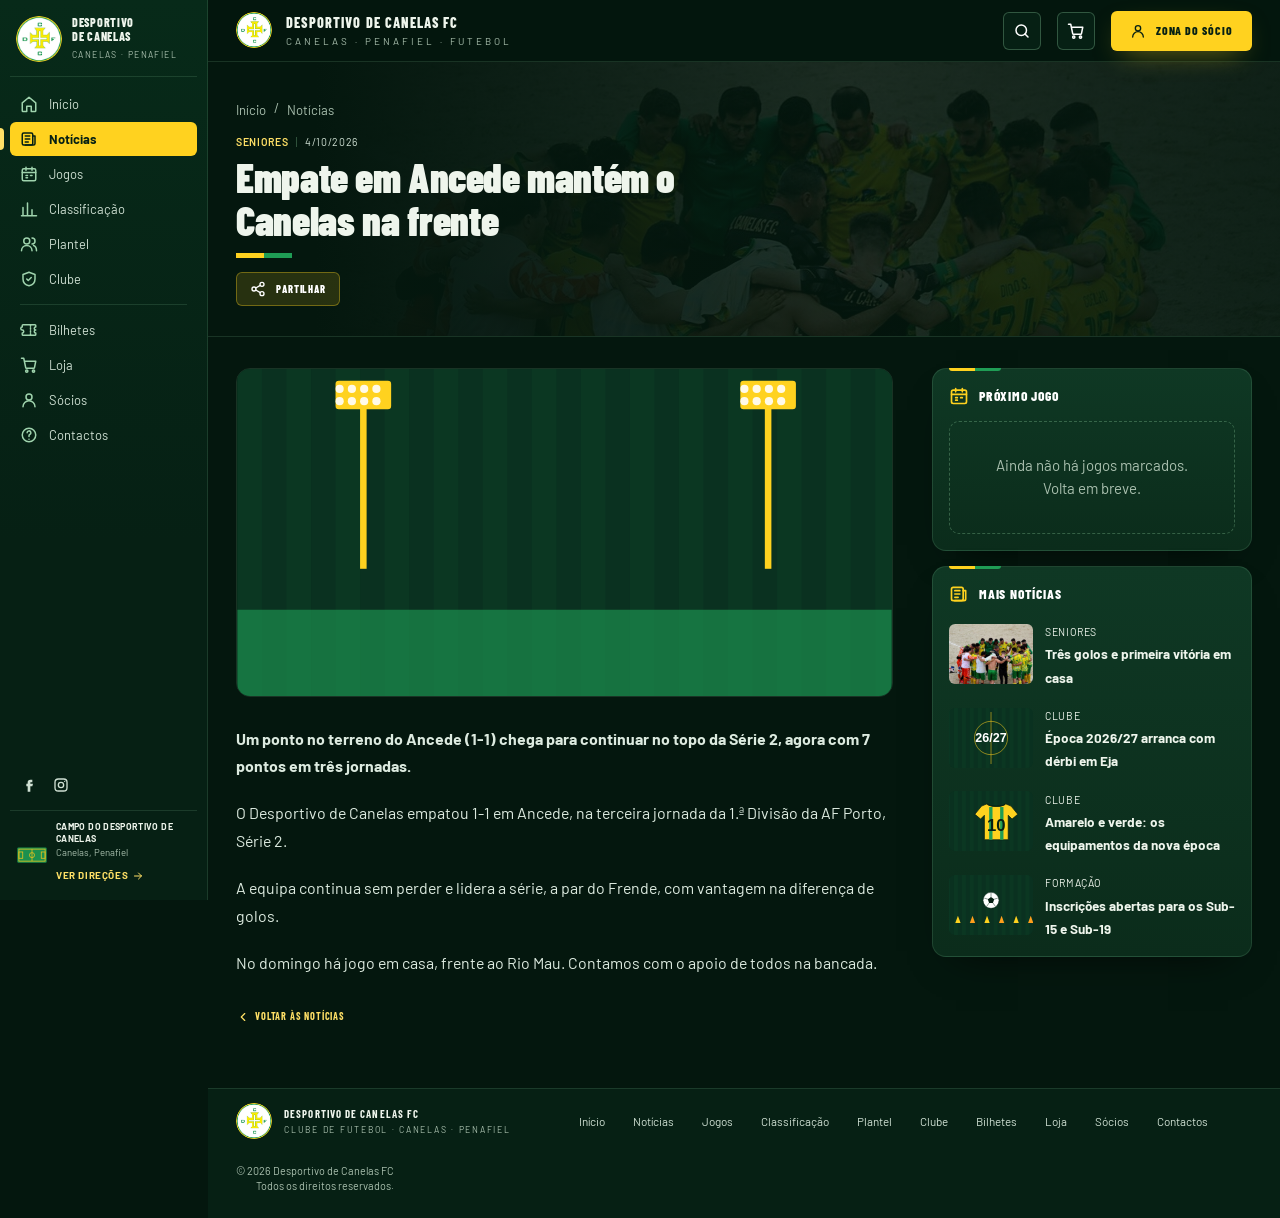
<file: noticia.html>
<!doctype html>
<html lang="pt-PT">
<head>
  <meta charset="utf-8">
  <meta name="viewport" content="width=device-width, initial-scale=1">
  <title>Notícia · Desportivo de Canelas FC</title>
  <meta name="description" content="Notícia do Desportivo de Canelas FC.">
  <meta name="theme-color" content="#062014">
  <link rel="icon" href="img/favicon.png">
  <link rel="preconnect" href="https://fonts.googleapis.com">
  <link rel="preconnect" href="https://fonts.gstatic.com" crossorigin>
  <link href="https://fonts.googleapis.com/css2?family=Barlow+Condensed:wght@600;700;800&family=Barlow:wght@400;500;600;700&display=swap" rel="stylesheet">
  <link rel="stylesheet" href="css/style.css">
  <script src="js/main.js" defer></script>
  <script src="js/noticia.js" defer></script>
</head>
<body data-page="noticias">
  <a class="skip-link" href="#conteudo">Saltar para o conteúdo</a>
  <aside id="sidebar"></aside>
  <div class="main">
    <header id="topbar"></header>
    <main id="conteudo">
    <section class="page-hero">
      <div class="container">
        <nav class="crumbs" aria-label="Localização"><a href="index.html">Início</a><span aria-hidden="true">/</span><a href="noticias.html">Notícias</a></nav>
        <div class="news-meta" id="article-meta"></div>
        <h1 id="article-title" style="max-width:24ch;text-transform:none;line-height:1.05">A carregar…</h1>
        <button class="btn btn--soft btn--sm" type="button" id="share-btn" style="margin-top:14px" data-icon-left="share">Partilhar</button>
      </div>
    </section>
      <div class="container page-body">
        <div class="article-layout">
          <article class="article" id="article"><div class="skeleton" style="min-height:320px"></div></article>
          <aside>
            <section class="panel" aria-labelledby="h-next">
              <div class="panel__head"><h2 class="panel__title" id="h-next" data-icon="calendar">Próximo jogo</h2></div>
              <div id="next-match"></div>
            </section>
            <section class="panel" style="margin-top:var(--gap)" aria-labelledby="h-more">
              <div class="panel__head"><h2 class="panel__title" id="h-more" data-icon="news">Mais notícias</h2></div>
              <ul id="more-news" style="display:flex;flex-direction:column;gap:14px"></ul>
            </section>
          </aside>
        </div>
      </div>
    </main>
    <footer id="footer"></footer>
  </div>
</body>
</html>
</file>
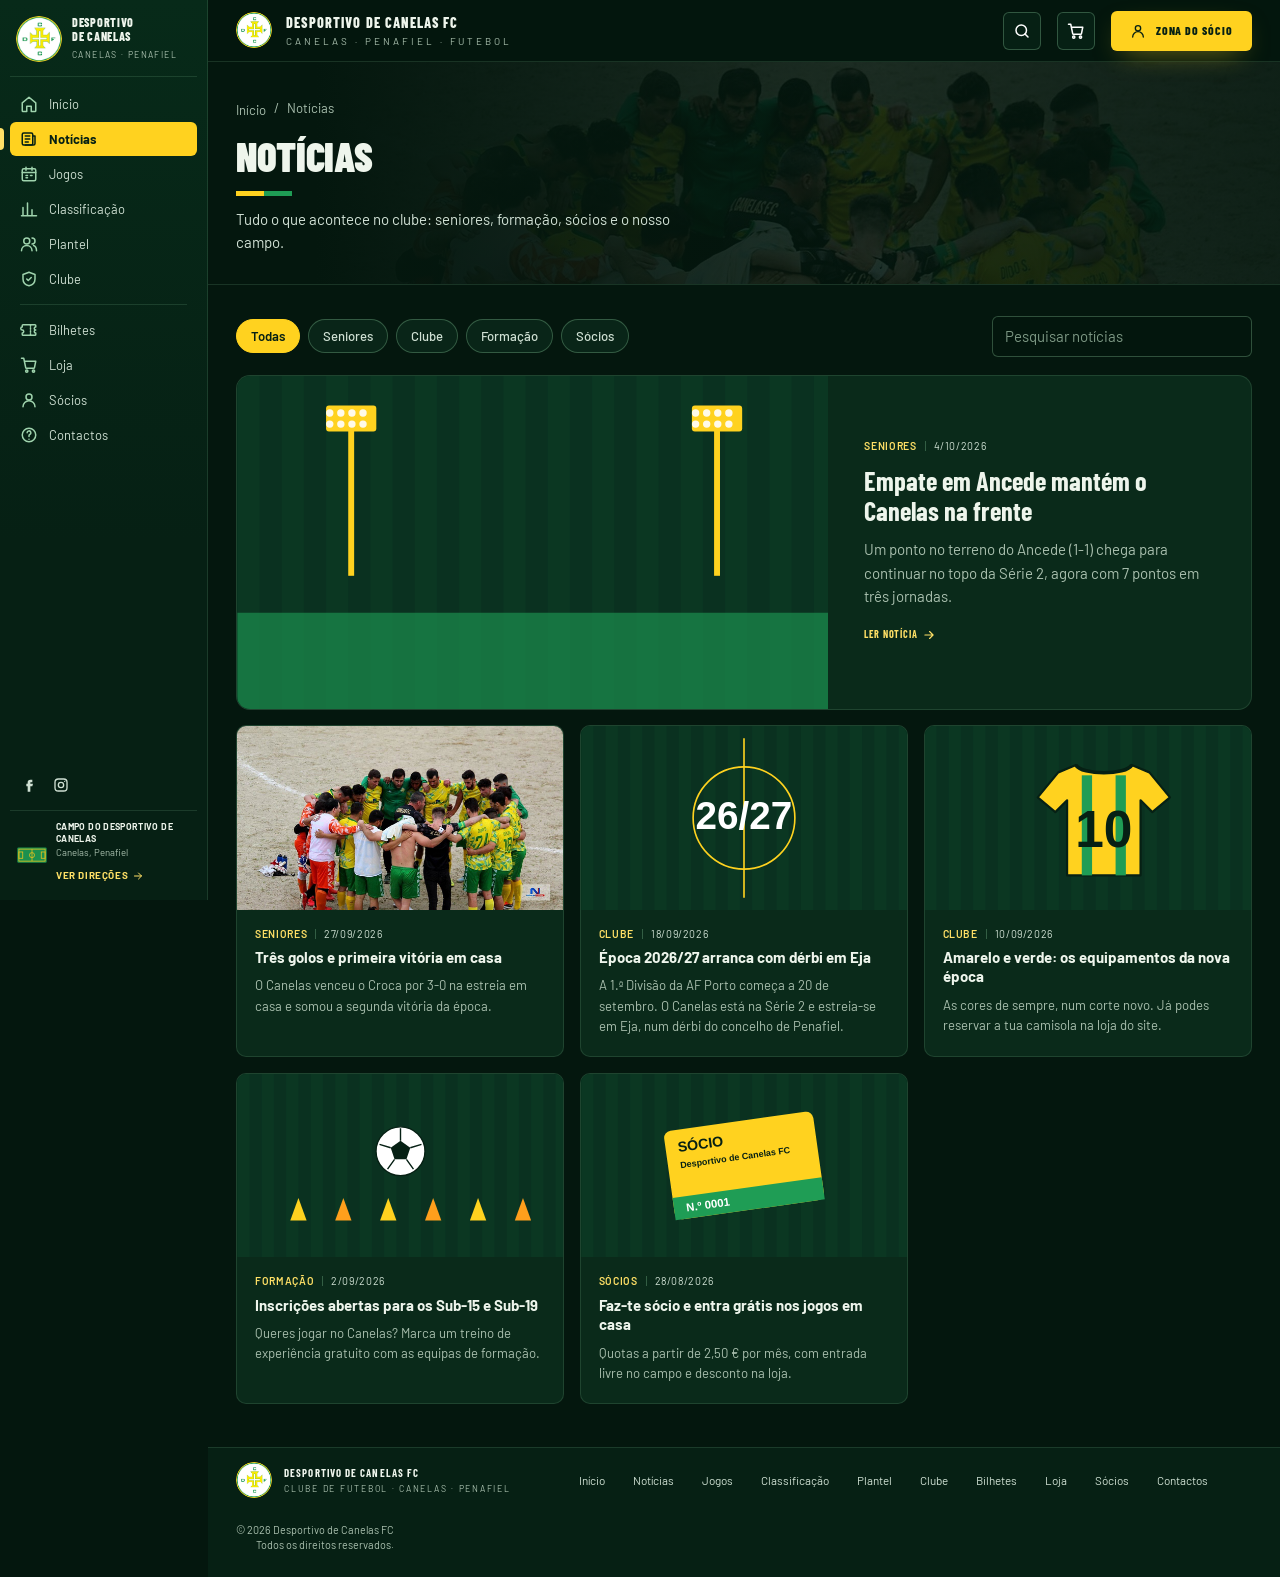
<file: noticias.html>
<!doctype html>
<html lang="pt-PT">
<head>
  <meta charset="utf-8">
  <meta name="viewport" content="width=device-width, initial-scale=1">
  <title>Notícias · Desportivo de Canelas FC</title>
  <meta name="description" content="Notícias do Desportivo de Canelas FC: seniores, formação, clube e sócios.">
  <meta name="theme-color" content="#062014">
  <link rel="icon" href="img/favicon.png">
  <link rel="preconnect" href="https://fonts.googleapis.com">
  <link rel="preconnect" href="https://fonts.gstatic.com" crossorigin>
  <link href="https://fonts.googleapis.com/css2?family=Barlow+Condensed:wght@600;700;800&family=Barlow:wght@400;500;600;700&display=swap" rel="stylesheet">
  <link rel="stylesheet" href="css/style.css">
  <script src="js/main.js" defer></script>
  <script src="js/noticias.js" defer></script>
</head>
<body data-page="noticias">
  <a class="skip-link" href="#conteudo">Saltar para o conteúdo</a>
  <aside id="sidebar"></aside>
  <div class="main">
    <header id="topbar"></header>
    <main id="conteudo">
    <section class="page-hero">
      <div class="container">
        <nav class="crumbs" aria-label="Localização"><a href="index.html">Início</a><span aria-hidden="true">/</span><span>Notícias</span></nav>
        <h1>Notícias</h1>
        <p>Tudo o que acontece no clube: seniores, formação, sócios e o nosso campo.</p>
      </div>
    </section>
      <div class="container page-body">
        <div class="toolbar">
          <div class="chips" id="news-filters" role="group" aria-label="Filtrar por categoria"></div>
          <span class="toolbar__spacer"></span>
          <label class="sr-only" for="news-search">Pesquisar notícias</label>
          <input class="input" id="news-search" type="search" placeholder="Pesquisar notícias" style="max-width:260px;min-height:40px">
        </div>
        <div id="news-feature"></div>
        <div class="news-list" id="news-list"><div class="skeleton"></div><div class="skeleton"></div><div class="skeleton"></div></div>
      </div>
    </main>
    <footer id="footer"></footer>
  </div>
</body>
</html>
</file>
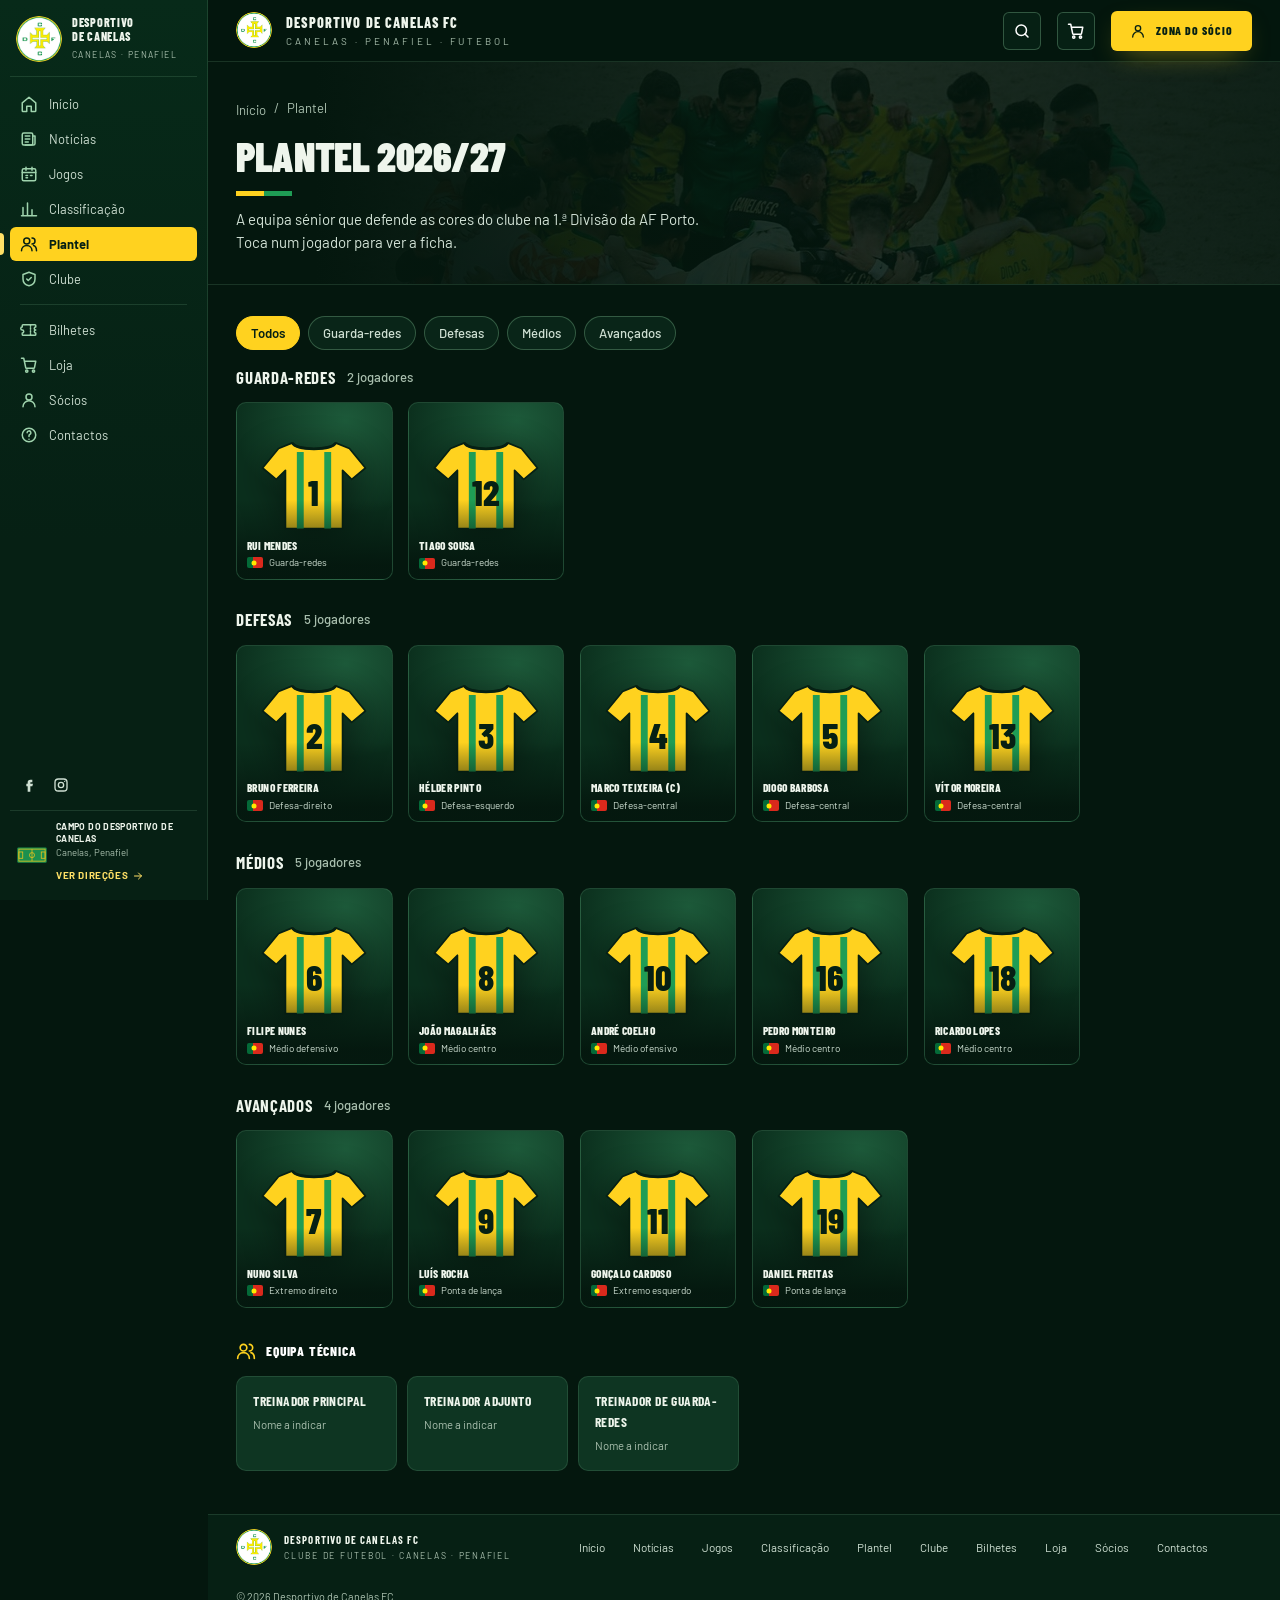
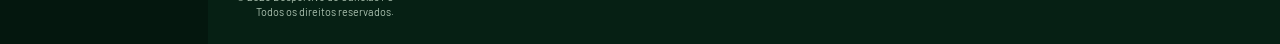
<file: plantel.html>
<!doctype html>
<html lang="pt-PT">
<head>
  <meta charset="utf-8">
  <meta name="viewport" content="width=device-width, initial-scale=1">
  <title>Plantel · Desportivo de Canelas FC</title>
  <meta name="description" content="Plantel sénior do Desportivo de Canelas FC para a época 2026/27.">
  <meta name="theme-color" content="#062014">
  <link rel="icon" href="img/favicon.png">
  <link rel="preconnect" href="https://fonts.googleapis.com">
  <link rel="preconnect" href="https://fonts.gstatic.com" crossorigin>
  <link href="https://fonts.googleapis.com/css2?family=Barlow+Condensed:wght@600;700;800&family=Barlow:wght@400;500;600;700&display=swap" rel="stylesheet">
  <link rel="stylesheet" href="css/style.css">
  <script src="js/main.js" defer></script>
  <script src="js/plantel.js" defer></script>
</head>
<body data-page="plantel">
  <a class="skip-link" href="#conteudo">Saltar para o conteúdo</a>
  <aside id="sidebar"></aside>
  <div class="main">
    <header id="topbar"></header>
    <main id="conteudo">
    <section class="page-hero">
      <div class="container">
        <nav class="crumbs" aria-label="Localização"><a href="index.html">Início</a><span aria-hidden="true">/</span><span>Plantel</span></nav>
        <h1>Plantel 2026/27</h1>
        <p>A equipa sénior que defende as cores do clube na 1.ª Divisão da AF Porto. Toca num jogador para ver a ficha.</p>
      </div>
    </section>
      <div class="container page-body">
        <div class="toolbar">
          <div class="chips" id="squad-filters" role="group" aria-label="Filtrar por posição"></div>
        </div>
        <div id="squad"><div class="skeleton" style="min-height:300px"></div></div>
        <section class="section" aria-labelledby="h-staff">
          <div class="panel__head"><h2 class="panel__title" id="h-staff" data-icon="users">Equipa técnica</h2></div>
          <div class="levels" id="staff"></div>
        </section>
      </div>
    </main>
    <footer id="footer"></footer>
  </div>
</body>
</html>
</file>
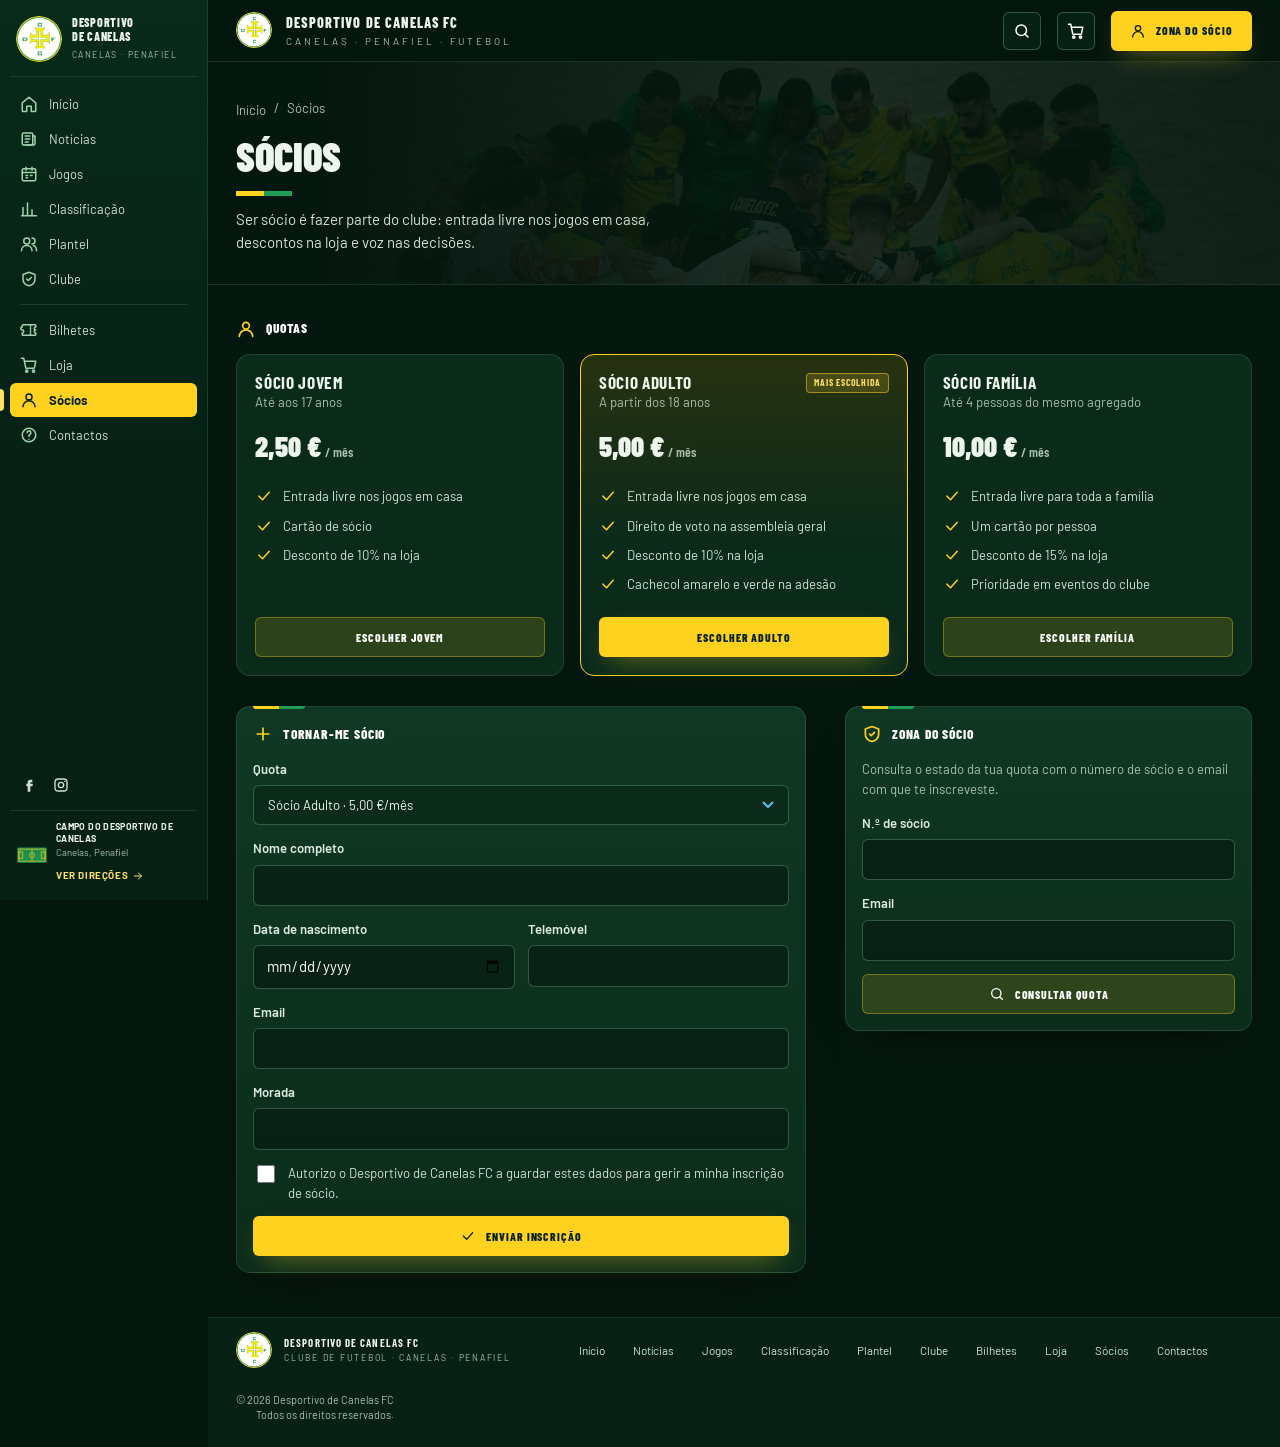
<file: socios.html>
<!doctype html>
<html lang="pt-PT">
<head>
  <meta charset="utf-8">
  <meta name="viewport" content="width=device-width, initial-scale=1">
  <title>Sócios · Desportivo de Canelas FC</title>
  <meta name="description" content="Torna-te sócio do Desportivo de Canelas FC e consulta a tua quota na Zona do Sócio.">
  <meta name="theme-color" content="#062014">
  <link rel="icon" href="img/favicon.png">
  <link rel="preconnect" href="https://fonts.googleapis.com">
  <link rel="preconnect" href="https://fonts.gstatic.com" crossorigin>
  <link href="https://fonts.googleapis.com/css2?family=Barlow+Condensed:wght@600;700;800&family=Barlow:wght@400;500;600;700&display=swap" rel="stylesheet">
  <link rel="stylesheet" href="css/style.css">
  <script src="js/main.js" defer></script>
  <script src="js/socios.js" defer></script>
</head>
<body data-page="socios">
  <a class="skip-link" href="#conteudo">Saltar para o conteúdo</a>
  <aside id="sidebar"></aside>
  <div class="main">
    <header id="topbar"></header>
    <main id="conteudo">
    <section class="page-hero">
      <div class="container">
        <nav class="crumbs" aria-label="Localização"><a href="index.html">Início</a><span aria-hidden="true">/</span><span>Sócios</span></nav>
        <h1>Sócios</h1>
        <p>Ser sócio é fazer parte do clube: entrada livre nos jogos em casa, descontos na loja e voz nas decisões.</p>
      </div>
    </section>
      <div class="container page-body">
        <section aria-labelledby="h-plans">
          <div class="panel__head"><h2 class="panel__title" id="h-plans" data-icon="user">Quotas</h2></div>
          <div class="plans" id="plans"><div class="skeleton"></div><div class="skeleton"></div><div class="skeleton"></div></div>
        </section>

        <div class="section split">
          <section class="panel" id="adesao" aria-labelledby="h-join">
            <div class="panel__head"><h2 class="panel__title" id="h-join" data-icon="plus">Tornar-me sócio</h2></div>
            <form class="form" id="join-form">
              <div class="field"><label for="s-quota">Quota</label><select class="select" id="s-quota" name="quota" required style="height:40px"></select></div>
              <div class="field"><label for="s-nome">Nome completo</label><input class="input" id="s-nome" name="nome" autocomplete="name" required></div>
              <div class="form-row">
                <div class="field"><label for="s-nasc">Data de nascimento</label><input class="input" id="s-nasc" name="nascimento" type="date" required></div>
                <div class="field"><label for="s-tel">Telemóvel</label><input class="input" id="s-tel" name="telefone" type="tel" autocomplete="tel" required pattern="[+0-9 ]{9,16}" data-pattern-msg="Escreve só números, por exemplo 912 345 678."></div>
              </div>
              <div class="field"><label for="s-email">Email</label><input class="input" id="s-email" name="email" type="email" autocomplete="email" required></div>
              <div class="field"><label for="s-morada">Morada</label><input class="input" id="s-morada" name="morada" autocomplete="street-address" required></div>
              <label class="check"><input type="checkbox" name="consentimento" value="sim" required> Autorizo o Desportivo de Canelas FC a guardar estes dados para gerir a minha inscrição de sócio.</label>
              <input class="hp" type="text" name="website" tabindex="-1" autocomplete="off" aria-hidden="true">
              <button class="btn btn--primary" type="submit" data-icon-left="check">Enviar inscrição</button>
              <div class="form-status" role="status" aria-live="polite"></div>
            </form>
          </section>

          <section class="panel" id="zona" aria-labelledby="h-zone">
            <div class="panel__head"><h2 class="panel__title" id="h-zone" data-icon="shield">Zona do sócio</h2></div>
            <p style="color:var(--text-muted);font-size:var(--fs-sm)">Consulta o estado da tua quota com o número de sócio e o email com que te inscreveste.</p>
            <form class="form" id="zone-form">
              <div class="field"><label for="z-num">N.º de sócio</label><input class="input" id="z-num" name="numero" inputmode="numeric" pattern="[0-9]{1,6}" data-pattern-msg="Escreve só o número de sócio." required></div>
              <div class="field"><label for="z-email">Email</label><input class="input" id="z-email" name="email" type="email" autocomplete="email" required></div>
              <button class="btn btn--soft" type="submit" data-icon-left="search">Consultar quota</button>
              <div class="form-status" role="status" aria-live="polite"></div>
            </form>
            <div id="zone-result"></div>
          </section>
        </div>
      </div>
    </main>
    <footer id="footer"></footer>
  </div>
</body>
</html>
</file>
<file: css/style.css>
/* =========================================================================
   DESPORTIVO DE CANELAS FC — Folha de estilos principal
   Baseado no mockup fornecido: navy profundo, azul elétrico, branco.
   Todas as cores, tipos, raios e espaçamentos estão nas variáveis abaixo.
   ========================================================================= */

/* ---------- 1. DESIGN TOKENS ---------- */
:root {
  /* Cores base — verde-escuro do relvado à noite + amarelo do equipamento */
  --green-950: #04170e;      /* fundo da página */
  --green-900: #062014;      /* menu lateral / rodapé */
  --green-850: #0a2a1a;      /* painéis */
  --green-800: #0e3522;      /* cartões dentro de painéis */
  --green-700: #154a30;      /* hover / linhas destacadas */
  --yellow-400: #ffd21f;     /* amarelo principal do clube (botões, destaques) */
  --yellow-500: #ffdf55;     /* hover de botão amarelo */
  --accent-300: #ffe066;     /* amarelo claro para títulos e links sobre verde */
  --club-green: #1f9d55;     /* verde do clube (faixas, detalhes) */
  --on-accent: #062014;      /* texto em cima do amarelo */
  --white: #ffffff;
  --text: #eef5ec;
  --text-muted: #a9bfae;
  --text-dim: #7d9884;
  --line: rgba(150, 215, 165, 0.15);
  --line-strong: rgba(150, 215, 165, 0.3);

  /* Estados de resultado */
  --win: #3ddc84;
  --loss: #ff6b6b;
  --draw: #b0bec5;

  /* Tipografia: Barlow Condensed (títulos, números de camisola) + Barlow (texto) */
  --font-display: "Barlow Condensed", "Arial Narrow", system-ui, sans-serif;
  --font-body: "Barlow", system-ui, -apple-system, "Segoe UI", sans-serif;
  --font-script: "Barlow Condensed", sans-serif;

  --fs-xs: 0.75rem;
  --fs-sm: 0.875rem;
  --fs-base: 1rem;
  --fs-md: 1.125rem;
  --fs-lg: 1.375rem;
  --fs-xl: 1.75rem;
  --fs-2xl: clamp(2rem, 3.2vw, 2.7rem);
  --fs-hero: clamp(2.8rem, 5vw, 4.8rem);

  /* Raios */
  --r-sm: 6px;
  --r-md: 10px;
  --r-lg: 14px;

  --shadow-panel: 0 18px 40px -24px rgba(0, 0, 0, 0.8);
  --shadow-glow: 0 10px 28px -12px rgba(255, 210, 31, 0.6);

  /* Layout */
  --sidebar-w: 208px;
  --content-max: 1360px;
  --gutter: clamp(16px, 2.2vw, 32px);
  --gap: clamp(12px, 1.2vw, 18px);
  --section-gap: clamp(22px, 2.4vw, 34px);
  --topbar-h: 62px;
}

/* ---------- 2. BASE ---------- */
*, *::before, *::after { box-sizing: border-box; }
html { -webkit-text-size-adjust: 100%; scroll-behavior: smooth; font-size: 15px; }
@media (prefers-reduced-motion: reduce) {
  html { scroll-behavior: auto; }
  *, *::before, *::after { animation-duration: 0.01ms !important; transition-duration: 0.01ms !important; }
}
body {
  margin: 0;
  background: var(--green-950);
  color: var(--text);
  font-family: var(--font-body);
  font-size: var(--fs-base);
  line-height: 1.55;
  -webkit-font-smoothing: antialiased;
  min-height: 100vh;
}
img, svg { display: block; max-width: 100%; }
img { height: auto; }
a { color: inherit; text-decoration: none; }
button, input, select, textarea { font: inherit; color: inherit; }
button { cursor: pointer; background: none; border: 0; padding: 0; }
h1, h2, h3, h4 { margin: 0; line-height: 1.1; font-family: var(--font-display); }
p { margin: 0 0 1em; }
ul { margin: 0; padding: 0; list-style: none; }
:focus-visible { outline: 2px solid var(--accent-300); outline-offset: 3px; border-radius: 4px; }
.sr-only { position: absolute; width: 1px; height: 1px; padding: 0; margin: -1px; overflow: hidden; clip: rect(0 0 0 0); white-space: nowrap; border: 0; }
.skip-link { position: absolute; left: 12px; top: -60px; z-index: 200; background: var(--yellow-400); color: var(--on-accent); padding: 10px 16px; border-radius: var(--r-sm); font-weight: 600; }
.skip-link:focus { top: 12px; }
.icon { width: 18px; height: 18px; flex: none; fill: none; stroke: currentColor; stroke-width: 2; stroke-linecap: round; stroke-linejoin: round; }
.icon--fill { fill: currentColor; stroke: none; }

/* ---------- 3. APP SHELL (sidebar + main) ---------- */
.sidebar {
  position: fixed; inset: 0 auto 0 0; z-index: 60;
  width: var(--sidebar-w);
  background: linear-gradient(180deg, #072a19 0%, var(--green-900) 60%);
  border-right: 1px solid var(--line);
  display: flex; flex-direction: column;
  padding: 18px 12px 14px;
  overflow-y: auto;
  scrollbar-width: thin;
}
.sidebar__brand { text-align: center; padding: 2px 6px 16px; }
.sidebar__crest { width: 70px; margin: 0 auto 10px; border-radius: 50%; }
.sidebar__name { font-family: var(--font-display); font-weight: 800; font-size: 0.88rem; letter-spacing: 0.08em; line-height: 1.2; text-transform: uppercase; }
.sidebar__place { margin-top: 6px; font-size: 0.66rem; letter-spacing: 0.22em; color: var(--text-muted); text-transform: uppercase; }

.nav { display: flex; flex-direction: column; gap: 2px; }
.nav__link {
  position: relative;
  display: flex; align-items: center; gap: 14px;
  padding: 9px 12px; border-radius: var(--r-sm);
  color: #cfe0d3; font-size: 0.9rem;
  transition: background 0.15s, color 0.15s;
}
.nav__link .icon { width: 19px; height: 19px; color: #9fd3ad; }
.nav__link:hover { background: rgba(255,210,31, 0.1); color: #fff; }
.nav__link[aria-current="page"] { background: var(--yellow-400); color: var(--on-accent); font-weight: 700; }
.nav__link[aria-current="page"] .icon { color: var(--on-accent); }
.nav__link[aria-current="page"]::before { content: ""; position: absolute; left: -12px; top: 6px; bottom: 6px; width: 4px; border-radius: 0 4px 4px 0; background: var(--accent-300); }

.sidebar__foot { margin-top: auto; padding-top: 16px; }
.socials { display: flex; gap: 6px; }
.socials a { width: 34px; height: 34px; display: grid; place-items: center; border-radius: 50%; color: #cfe0d3; transition: background 0.15s, color 0.15s; }
.socials a:hover { background: rgba(255,210,31,.16); color: #fff; }
.socials .icon { width: 18px; height: 18px; }
.sidebar__venue { display: flex; gap: 10px; align-items: center; margin-top: 18px; padding-top: 16px; border-top: 1px solid var(--line); }
.sidebar__venue img { width: 40px; flex: none; opacity: 0.9; border-radius: 4px; }
.sidebar__venue strong { display: block; font-size: 0.64rem; letter-spacing: 0.04em; text-transform: uppercase; line-height: 1.35; }
.sidebar__venue span { display: block; font-size: 0.68rem; color: var(--text-muted); }
.sidebar__venue a { display: inline-flex; gap: 4px; align-items: center; margin-top: 4px; font-size: 0.66rem; font-weight: 700; color: var(--accent-300); text-transform: uppercase; letter-spacing: 0.06em; }
.sidebar__venue a .icon { width: 12px; height: 12px; }

.main { margin-left: var(--sidebar-w); min-height: 100vh; display: flex; flex-direction: column; }
.container { width: 100%; max-width: var(--content-max); margin: 0 auto; padding: 0 var(--gutter); }

/* Topbar */
.topbar {
  position: absolute; top: 0; left: var(--sidebar-w); right: 0; z-index: 40;
  height: var(--topbar-h);
  display: flex; align-items: center; gap: 16px;
  padding: 0 var(--gutter);
}
.topbar--solid { position: sticky; left: auto; top: 0; background: rgba(4,23,14, 0.88); backdrop-filter: blur(12px); border-bottom: 1px solid var(--line); }
.topbar__brand { display: flex; align-items: center; gap: 14px; margin-right: auto; }
.topbar__brand img { width: 36px; border-radius: 50%; }
.topbar__brand strong { display: block; font-family: var(--font-display); font-weight: 800; font-size: 0.95rem; letter-spacing: 0.08em; text-transform: uppercase; }
.topbar__brand span { display: block; font-size: 0.66rem; letter-spacing: 0.3em; color: var(--text-muted); text-transform: uppercase; }
.icon-btn { width: 38px; height: 38px; display: grid; place-items: center; border-radius: var(--r-sm); border: 1px solid var(--line-strong); background: rgba(4,23,14,.45); color: #fff; transition: border-color .15s, background .15s; }
.icon-btn:hover { border-color: var(--yellow-400); background: rgba(255,210,31,.12); }
.menu-toggle { display: none; }
.cart-btn { position: relative; }
.cart-btn__count { position: absolute; top: -6px; right: -6px; min-width: 20px; height: 20px; padding: 0 5px; border-radius: 10px; background: var(--yellow-400); font-size: 0.7rem; font-weight: 700; display: grid; place-items: center; }
.cart-btn__count:empty, .cart-btn__count[data-count="0"] { display: none; }

/* ---------- 4. BOTÕES ---------- */
.btn {
  display: inline-flex; align-items: center; justify-content: center; gap: 10px;
  min-height: 40px; padding: 0 18px; border-radius: var(--r-sm);
  font-family: var(--font-display); font-weight: 800; font-size: 0.78rem; letter-spacing: 0.08em; text-transform: uppercase;
  border: 1.5px solid transparent;
  transition: background .15s, border-color .15s, transform .15s, box-shadow .15s;
  white-space: nowrap;
}
.btn .icon { width: 16px; height: 16px; }
.btn--primary { background: var(--yellow-400); color: var(--on-accent); box-shadow: var(--shadow-glow); }
.btn--primary:hover { background: var(--yellow-500); }
.btn--ghost { border-color: rgba(255,255,255,.55); color: #fff; background: rgba(4,23,14,.35); }
.btn--ghost:hover { border-color: #fff; background: rgba(255,255,255,.08); }
.btn--soft { background: rgba(255,210,31,.14); color: #fff; border-color: rgba(255,210,31,.35); }
.btn--soft:hover { background: rgba(255,210,31,.24); }
.btn--sm { min-height: 34px; padding: 0 13px; font-size: 0.7rem; }
.btn--block { width: 100%; }
.btn[disabled] { opacity: .55; cursor: not-allowed; }
.btn:active:not([disabled]) { transform: translateY(1px); }

.link-more { display: inline-flex; align-items: center; gap: 5px; font-family: var(--font-display); font-weight: 700; font-size: 0.68rem; letter-spacing: 0.08em; text-transform: uppercase; color: var(--accent-300); white-space: nowrap; }
.link-more .icon { width: 14px; height: 14px; transition: transform .15s; }
.link-more:hover { color: #fff; }
.link-more:hover .icon { transform: translateX(3px); }

/* ---------- 5. HERO (página inicial) ---------- */
.hero {
  position: relative; isolation: isolate;
  min-height: clamp(360px, 30vw, 430px);
  padding: calc(var(--topbar-h) + 8px) 0 96px;
  display: flex; align-items: center;
  overflow: hidden;
}
.hero__bg { position: absolute; inset: 0; z-index: -2; background: url("../img/campo.svg") center / cover no-repeat; }
.hero::before {
  content: ""; position: absolute; inset: 0; z-index: -1;
  background:
    linear-gradient(90deg, rgba(4,23,14,.96) 0%, rgba(4,23,14,.82) 34%, rgba(4,23,14,.25) 68%, rgba(4,23,14,.45) 100%),
    linear-gradient(0deg, var(--green-950) 0%, rgba(4,23,14,0) 42%);
}
.hero__inner { position: relative; width: 100%; }
.hero__eyebrow { font-family: var(--font-display); font-weight: 700; font-size: 0.78rem; letter-spacing: 0.24em; text-transform: uppercase; color: var(--accent-300); margin-bottom: 14px; }
.hero__title { font-weight: 900; font-size: var(--fs-hero); line-height: 0.9; letter-spacing: -0.02em; text-transform: uppercase; }
.hero__title span { display: block; }
.hero__title .accent { color: var(--yellow-400); }
.hero__lead { max-width: 60ch; margin: 14px 0 20px; font-size: var(--fs-base); color: #dceadf; }
.hero__lead strong { color: #fff; }
.hero__actions { display: flex; flex-wrap: wrap; gap: 12px; }
.hero__script {
  position: absolute; right: 2%; top: 50%; transform: translateY(-58%) rotate(-14deg);
  font-family: var(--font-script); font-size: clamp(1.8rem, 2.8vw, 2.8rem); line-height: 1.02; color: #fff;
  text-align: center; text-shadow: 0 4px 24px rgba(0,0,0,.5);
  pointer-events: none;
}
.hero__script span { display: block; }
.hero__script span:nth-child(2) { margin-left: 0.8em; }
.hero__script span:nth-child(3) { margin-left: 1.6em; }
.hero__script svg { width: 75%; margin: -4px 0 0 30%; color: var(--yellow-400); }

/* Banner interior (páginas secundárias) */
.page-hero {
  position: relative; isolation: isolate; overflow: hidden;
  padding: 36px 0 30px;
  border-bottom: 1px solid var(--line);
}
.page-hero::before { content: ""; position: absolute; inset: 0; z-index: -2; background: url("../img/campo.svg") center 40% / cover; opacity: .5; }
.page-hero::after { content: ""; position: absolute; inset: 0; z-index: -1; background: linear-gradient(90deg, var(--green-950) 10%, rgba(4,23,14,.7) 60%, rgba(4,23,14,.85)); }
.crumbs { display: flex; gap: 8px; font-size: var(--fs-sm); color: var(--text-muted); margin-bottom: 12px; }
.crumbs a:hover { color: #fff; }
.page-hero h1 { font-weight: 900; font-size: var(--fs-2xl); text-transform: uppercase; letter-spacing: -0.01em; }
.page-hero p { margin: 12px 0 0; max-width: 60ch; color: #d2e2d6; }

/* ---------- 6. PAINÉIS ---------- */
.dash { position: relative; z-index: 2; display: grid; gap: var(--gap); }
/* Página inicial: as três filas partilham a mesma grelha de 3 colunas, para os painéis alinharem */
.dash--home-top, .dash--home-mid, .dash--home-shop { grid-template-columns: repeat(3, minmax(0, 1fr)); }
.dash--home-top { margin-top: -80px; }
.dash--home-mid, .dash--home-shop { margin-top: var(--section-gap); }
.span-2 { grid-column: span 2; }

.panel {
  background: linear-gradient(180deg, rgba(14,53,34,.92), rgba(10,42,26,.94));
  border: 1px solid var(--line);
  border-radius: var(--r-lg);
  padding: 14px 16px 16px;
  box-shadow: var(--shadow-panel);
  min-width: 0;
}
.panel--bare { background: none; border: 0; box-shadow: none; padding: 0; }
.panel__head { display: flex; align-items: center; gap: 10px; margin-bottom: 12px; min-height: 26px; }
.panel__title { display: flex; align-items: center; gap: 10px; margin-right: auto; font-family: var(--font-display); font-weight: 800; font-size: 0.9rem; letter-spacing: 0.06em; text-transform: uppercase; color: var(--accent-300); }
.panel__title .icon { width: 20px; height: 20px; color: var(--yellow-400); }

.section { margin-top: var(--section-gap); }
.section:first-child { margin-top: 0; }
.page-body { padding-top: var(--section-gap); padding-bottom: calc(var(--section-gap) * 1.4); flex: 1; }

/* ---------- 7. PRÓXIMO JOGO ---------- */
.match {
  background: var(--green-800); border: 1px solid var(--line); border-radius: var(--r-md);
  padding: 14px 10px; display: grid; grid-template-columns: 1fr 1.6fr 1fr; align-items: center; gap: 10px; text-align: center;
}
.team { display: flex; flex-direction: column; align-items: center; gap: 10px; min-width: 0; }
.team__crest { flex: none; width: 50px; height: 50px; border-radius: 50%; display: grid; place-items: center; overflow: hidden; }
.team__crest img { width: 100%; height: 100%; object-fit: cover; }
.team__crest--badge { background: linear-gradient(160deg, #fffdf0, #e8e2b8); color: #10301f; font-family: var(--font-display); font-weight: 800; font-size: 0.95rem; letter-spacing: .02em; }
.team__name { font-family: var(--font-display); font-weight: 800; font-size: 0.78rem; letter-spacing: 0.06em; text-transform: uppercase; }
.match__date { font-family: var(--font-display); font-weight: 700; font-size: 0.66rem; letter-spacing: 0.06em; text-transform: uppercase; color: #cfe0d3; }
.match__time { font-family: var(--font-display); font-weight: 900; font-size: clamp(1.8rem, 2.4vw, 2.3rem); line-height: 1; margin: 4px 0 6px; font-variant-numeric: tabular-nums; }
.match__comp { font-size: 0.72rem; color: var(--text-muted); line-height: 1.35; margin-top: 8px; }
.tag { display: inline-flex; align-items: center; height: 20px; padding: 0 7px; border-radius: 4px; font-family: var(--font-display); font-weight: 700; font-size: 0.64rem; letter-spacing: 0.08em; text-transform: uppercase; border: 1px solid var(--line-strong); color: #cfe0d3; white-space: nowrap; }
.tag--blue { background: rgba(255,210,31,.16); border-color: rgba(255,210,31,.5); color: var(--accent-300); }
.tag--win { background: rgba(47,210,122,.12); border-color: rgba(47,210,122,.45); color: var(--win); }
.tag--loss { background: rgba(255,84,104,.12); border-color: rgba(255,84,104,.45); color: var(--loss); }
.tag--draw { background: rgba(176,190,197,.12); border-color: rgba(176,190,197,.45); color: var(--draw); }
.match__foot { display: flex; align-items: center; justify-content: space-between; gap: 10px; flex-wrap: wrap; margin-top: 12px; }
.match__venue { display: flex; align-items: center; gap: 8px; font-size: 0.82rem; color: #cfe0d3; }
.match__venue .icon { width: 16px; height: 16px; color: var(--accent-300); }
.countdown { display: flex; justify-content: center; gap: 5px; margin-top: 10px; }
.countdown div { min-width: 40px; padding: 4px 3px 3px; border-radius: var(--r-sm); background: rgba(4,23,14,.6); border: 1px solid var(--line); }
.countdown b { display: block; font-family: var(--font-display); font-weight: 800; font-size: 0.92rem; font-variant-numeric: tabular-nums; }
.countdown small { display: block; font-size: 0.6rem; letter-spacing: .1em; text-transform: uppercase; color: var(--text-dim); }

/* ---------- 8. CLASSIFICAÇÃO ---------- */
.table-wrap { overflow-x: auto; -webkit-overflow-scrolling: touch; border-radius: var(--r-md); }
.league { width: 100%; border-collapse: separate; border-spacing: 0; font-size: 0.84rem; font-variant-numeric: tabular-nums; }
.league th { font-family: var(--font-display); font-weight: 700; font-size: 0.66rem; letter-spacing: .08em; text-transform: uppercase; color: var(--text-muted); text-align: center; padding: 6px 8px; border-bottom: 1px solid var(--line); white-space: nowrap; }
.league th.l, .league td.l { text-align: left; }
.league td { padding: 7px 8px; text-align: center; border-bottom: 1px solid rgba(150,215,165,.08); white-space: nowrap; }
.league td.pts { font-weight: 700; color: #fff; }
.league tbody tr { transition: background .12s; }
.league tbody tr:hover { background: rgba(255,210,31,.06); }
.league tr.is-club td { background: var(--yellow-400); color: var(--on-accent); font-weight: 600; border-bottom-color: transparent; }
.league tr.is-club td:first-child { border-radius: var(--r-sm) 0 0 var(--r-sm); }
.league tr.is-club td:last-child { border-radius: 0 var(--r-sm) var(--r-sm) 0; }
.league .team-cell { display: flex; align-items: center; gap: 10px; }
.mini-crest { width: 24px; height: 24px; border-radius: 50%; flex: none; display: grid; place-items: center; background: #eef3e6; color: #10301f; font-size: 0.56rem; font-weight: 800; font-family: var(--font-display); overflow: hidden; }
.mini-crest img { width: 100%; height: 100%; object-fit: cover; }
.form-dots { display: inline-flex; gap: 4px; }
.form-dots i { width: 20px; height: 20px; border-radius: 4px; display: grid; place-items: center; font-style: normal; font-size: 0.62rem; font-weight: 800; color: #04101f; }
.form-dots .V { background: var(--win); } .form-dots .E { background: var(--draw); } .form-dots .D { background: var(--loss); }
.zone { position: relative; }
.zone::before { content: ""; position: absolute; left: 0; top: 8px; bottom: 8px; width: 3px; border-radius: 2px; }
.zone--up::before { background: var(--win); }
.zone--down::before { background: var(--loss); }
.legend { display: flex; flex-wrap: wrap; gap: 18px; margin-top: 14px; font-size: var(--fs-sm); color: var(--text-muted); }
.legend span { display: inline-flex; align-items: center; gap: 8px; }
.legend i { width: 10px; height: 10px; border-radius: 2px; }

/* ---------- 9. RESULTADOS ---------- */
.results { display: flex; flex-direction: column; }
.result { display: grid; grid-template-columns: 44px minmax(0,1fr) auto minmax(0,1fr) auto; align-items: center; gap: 8px; padding: 9px 0; border-bottom: 1px solid rgba(150,215,165,.1); }
.result:last-child { border-bottom: 0; padding-bottom: 0; }
.result:first-child { padding-top: 0; }
.datebox { width: 44px; padding: 4px 0; text-align: center; border-radius: var(--r-sm); background: rgba(4,23,14,.55); border: 1px solid var(--line); }
.datebox b { display: block; font-family: var(--font-display); font-weight: 800; font-size: 1rem; line-height: 1.1; }
.datebox small { display: block; font-size: 0.62rem; letter-spacing: .1em; text-transform: uppercase; color: var(--text-muted); }
.result__team { font-size: 0.82rem; line-height: 1.25; color: #cfe0d3; min-width: 0; overflow-wrap: anywhere; }
.result__team--home { text-align: right; }
.result__team.is-club { color: #fff; font-weight: 700; }
.score { min-width: 50px; padding: 5px 8px; border-radius: var(--r-sm); background: var(--green-700); font-family: var(--font-display); font-weight: 800; font-size: 0.88rem; text-align: center; font-variant-numeric: tabular-nums; }
.score--pending { font-size: 0.82rem; color: var(--accent-300); }
.result__tags { display: flex; gap: 5px; }

/* ---------- 10. NOTÍCIAS ---------- */
.news-grid { display: grid; grid-template-columns: repeat(3, 1fr); gap: var(--gap); }
.news-card {
  position: relative; display: flex; flex-direction: column; justify-content: flex-end;
  min-height: 150px; border-radius: var(--r-md); overflow: hidden; isolation: isolate;
  border: 1px solid var(--line); background: var(--green-800);
}
.news-card img { position: absolute; inset: 0; width: 100%; height: 100%; object-fit: cover; z-index: -2; transition: transform .4s ease; }
.news-card::after { content: ""; position: absolute; inset: 0; z-index: -1; background: linear-gradient(180deg, rgba(4,23,14,0) 20%, rgba(4,23,14,.92) 78%); }
.news-card:hover img { transform: scale(1.04); }
.news-card__body { padding: 12px 48px 12px 14px; }
.news-meta { display: flex; gap: 8px; align-items: center; font-size: 0.7rem; letter-spacing: .06em; text-transform: uppercase; color: #cfe0d3; margin-bottom: 6px; }
.news-meta .cat { color: var(--accent-300); font-weight: 600; }
.news-meta .sep { width: 1px; height: 10px; background: var(--line-strong); }
.news-card h3 { font-family: var(--font-body); font-weight: 700; font-size: 0.9rem; line-height: 1.3; }
.news-card__go { position: absolute; right: 12px; bottom: 12px; width: 28px; height: 28px; border-radius: 50%; display: grid; place-items: center; background: rgba(4,23,14,.7); border: 1px solid var(--line-strong); }
.news-card__go .icon { width: 14px; height: 14px; }
.news-card:hover .news-card__go { background: var(--yellow-400); border-color: var(--yellow-400); }

/* Lista de notícias (página) */
.news-list { display: grid; grid-template-columns: repeat(auto-fill, minmax(260px, 1fr)); gap: var(--gap); }
.news-list .news-card { min-height: 0; justify-content: flex-start; background: var(--green-850); }
.news-list .news-card::after { display: none; }
.news-list .news-card img { position: static; aspect-ratio: 16 / 9; height: auto; }
.news-list .news-card__body { padding: 16px 18px 20px; }
.news-list .news-card h3 { font-size: 1rem; margin-bottom: 8px; }
.news-list .news-card p { font-size: var(--fs-sm); color: var(--text-muted); margin: 0; }
.news-list .news-card__go { display: none; }
.news-feature { display: grid; grid-template-columns: 1.4fr 1fr; gap: 0; border-radius: var(--r-lg); overflow: hidden; border: 1px solid var(--line); background: var(--green-850); margin-bottom: var(--gap); }
.news-feature img { width: 100%; height: 100%; min-height: 220px; object-fit: cover; }
.news-feature__body { padding: clamp(20px, 3vw, 36px); display: flex; flex-direction: column; justify-content: center; }
.news-feature h2 { font-size: var(--fs-xl); margin: 6px 0 12px; line-height: 1.15; }
.news-feature p { color: var(--text-muted); }

/* Artigo */
.article { max-width: 760px; }
.article__img { width: 100%; border-radius: var(--r-lg); aspect-ratio: 16 / 8; object-fit: cover; border: 1px solid var(--line); margin-bottom: 28px; }
.article__body { font-size: 1.06rem; line-height: 1.75; color: #dceadf; }
.article__body p { margin-bottom: 1.2em; }
.article-layout { display: grid; grid-template-columns: minmax(0, 1fr) 320px; gap: clamp(24px, 3vw, 48px); align-items: start; }

/* ---------- 11. PLANTEL ---------- */
.carousel { position: relative; }
.carousel__track { display: grid; grid-auto-flow: column; grid-auto-columns: calc((100% - 2 * 12px) / 3); gap: 12px; overflow-x: auto; scroll-snap-type: x mandatory; scrollbar-width: none; overscroll-behavior-x: contain; }
.carousel__track::-webkit-scrollbar { display: none; }
.carousel__track > * { scroll-snap-align: start; }
.carousel__btn { position: absolute; top: 50%; transform: translateY(-50%); width: 34px; height: 34px; border-radius: 50%; display: grid; place-items: center; background: var(--green-900); border: 1px solid var(--line-strong); color: #fff; z-index: 2; }
.carousel__btn:hover { background: var(--yellow-400); border-color: var(--yellow-400); }
.carousel__btn[disabled] { opacity: .3; pointer-events: none; }
.carousel__btn--prev { left: -16px; } .carousel__btn--next { right: -16px; }
.carousel__btn .icon { width: 16px; height: 16px; }

.player {
  position: relative; display: block; text-align: left; width: 100%;
  border-radius: var(--r-md); overflow: hidden; isolation: isolate;
  background: radial-gradient(120% 90% at 70% 10%, #1d5a3a 0%, #0b2f1d 60%);
  border: 1px solid var(--line); aspect-ratio: 3 / 3.4;
}
.player img { position: absolute; inset: 0; width: 100%; height: 100%; object-fit: cover; object-position: center 20%; z-index: -2; }
.player::after { content: ""; position: absolute; inset: 0; z-index: -1; background: linear-gradient(180deg, rgba(4,23,14,0) 45%, rgba(4,23,14,.95) 92%); }
.player__num { position: absolute; top: 8px; left: 10px; font-family: var(--font-display); font-weight: 900; font-size: 1.25rem; line-height: 1; }
.player__pos { display: block; font-size: 0.64rem; font-weight: 700; letter-spacing: .08em; margin-top: 4px; color: #cfe0d3; }
.player__info { position: absolute; left: 10px; right: 8px; bottom: 8px; }
.player__name { display: block; font-family: var(--font-display); font-weight: 800; font-size: 0.76rem; letter-spacing: .03em; text-transform: uppercase; line-height: 1.2; }
.player__role { display: flex; align-items: center; gap: 6px; font-size: 0.72rem; color: #cfe0d3; margin-top: 3px; }
.player:hover { border-color: var(--yellow-400); }
.player--nophoto img { object-fit: contain; object-position: center 30%; padding: 18% 14% 30%; opacity: .5; }
.flag { width: 16px; height: 11px; border-radius: 2px; flex: none; display: inline-block; background: #8aa0c0; }
.flag--PT { background: linear-gradient(90deg, #046a38 0 40%, #da291c 40% 100%); position: relative; }
.flag--PT::after { content: ""; position: absolute; left: 40%; top: 50%; width: 5px; height: 5px; border-radius: 50%; background: #ffe900; transform: translate(-50%, -50%); }
.flag--BR { background: #009c3b; position: relative; } .flag--BR::after { content: ""; position: absolute; inset: 2px 3px; background: #ffdf00; clip-path: polygon(50% 0, 100% 50%, 50% 100%, 0 50%); }
.flag--CV { background: linear-gradient(180deg, #003893 0 55%, #fff 55% 65%, #cf2027 65% 75%, #fff 75% 85%, #003893 85%); }
.flag--AO { background: linear-gradient(180deg, #cc092f 50%, #000 50%); }

.squad-grid { display: grid; grid-template-columns: repeat(auto-fill, minmax(150px, 1fr)); gap: var(--gap); }
.squad-group + .squad-group { margin-top: var(--section-gap); }
.squad-group h2 { font-size: var(--fs-md); text-transform: uppercase; letter-spacing: .04em; margin-bottom: 16px; display: flex; align-items: center; gap: 12px; }
.squad-group h2 small { font-family: var(--font-body); font-weight: 500; font-size: var(--fs-sm); color: var(--text-muted); letter-spacing: 0; text-transform: none; }

/* ---------- 12. FILTROS / CHIPS ---------- */
.toolbar { display: flex; flex-wrap: wrap; align-items: center; gap: 8px; margin-bottom: 18px; }
.chips { display: flex; flex-wrap: wrap; gap: 8px; }
.chip { height: 34px; padding: 0 14px; border-radius: 17px; border: 1px solid var(--line-strong); background: rgba(14,53,34,.5); font-size: var(--fs-sm); font-weight: 500; color: #cfe0d3; transition: background .15s, border-color .15s, color .15s; }
.chip:hover { border-color: var(--yellow-400); color: #fff; }
.chip[aria-pressed="true"] { background: var(--yellow-400); border-color: var(--yellow-400); color: var(--on-accent); font-weight: 600; }
.select { height: 36px; padding: 0 36px 0 14px; border-radius: var(--r-sm); border: 1px solid var(--line-strong); background: var(--green-850) url("data:image/svg+xml,%3Csvg xmlns='http://www.w3.org/2000/svg' width='12' height='8' fill='none' stroke='%236db6ff' stroke-width='2'%3E%3Cpath d='M1 1l5 5 5-5'/%3E%3C/svg%3E") right 14px center no-repeat; appearance: none; font-size: var(--fs-sm); }
.toolbar__spacer { flex: 1; }

/* Lista de jogos (página Jogos) */
.fixtures { display: flex; flex-direction: column; gap: 8px; }
.fixture { display: grid; grid-template-columns: 52px 1fr auto; gap: 14px; align-items: center; padding: 10px 14px; border-radius: var(--r-md); background: var(--green-850); border: 1px solid var(--line); }
.fixture__match { display: grid; grid-template-columns: 1fr auto 1fr; gap: 14px; align-items: center; min-width: 0; }
.fixture__team { display: flex; align-items: center; gap: 10px; min-width: 0; font-weight: 500; }
.fixture__team span { overflow: hidden; text-overflow: ellipsis; white-space: nowrap; }
.fixture__team .short { display: none; }
.fixture__team--home { justify-content: flex-end; text-align: right; }
.fixture__team.is-club { font-weight: 700; color: #fff; }
.fixture__meta { display: flex; flex-direction: column; align-items: flex-end; gap: 6px; font-size: 0.78rem; color: var(--text-muted); text-align: right; }
.fixture__meta .tags { display: flex; gap: 6px; }
.month-label { font-family: var(--font-display); font-weight: 800; font-size: 0.82rem; letter-spacing: .12em; text-transform: uppercase; color: var(--accent-300); margin: 18px 0 4px; }
.month-label:first-child { margin-top: 0; }

/* ---------- 13. LOJA ---------- */
.products { display: grid; grid-template-columns: repeat(auto-fill, minmax(180px, 1fr)); gap: var(--gap); }
.products--row { grid-template-columns: repeat(3, 1fr); }
.product { display: flex; flex-direction: column; border-radius: var(--r-md); overflow: hidden; background: var(--green-800); border: 1px solid var(--line); }
.product__img { position: relative; aspect-ratio: 16 / 11; background: radial-gradient(90% 90% at 50% 30%, #1f6a43, #0d2f1e); display: grid; place-items: center; overflow: hidden; }
.product__img img { width: 100%; height: 100%; object-fit: cover; }
.product__img img[src$=".svg"] { width: 72%; height: 82%; object-fit: contain; }
.product__badge { position: absolute; top: 10px; left: 10px; }
.product__body { padding: 11px 12px 12px; display: flex; flex-direction: column; gap: 5px; flex: 1; }
.product__name { font-weight: 600; font-size: 0.88rem; line-height: 1.3; }
.product__cat { font-size: 0.72rem; color: var(--text-muted); }
.product__row { display: flex; flex-wrap: wrap; align-items: center; justify-content: space-between; gap: 10px; margin-top: auto; padding-top: 8px; }
.price { font-family: var(--font-display); font-weight: 800; font-size: 1rem; }
.price s { font-family: var(--font-body); font-weight: 400; font-size: 0.8rem; color: var(--text-dim); margin-left: 6px; }

/* Carrinho (gaveta) */
.drawer-backdrop { position: fixed; inset: 0; z-index: 90; background: rgba(1,10,6,.65); opacity: 0; visibility: hidden; transition: opacity .2s, visibility .2s; }
.drawer-backdrop.is-open { opacity: 1; visibility: visible; }
.drawer { position: fixed; top: 0; right: 0; bottom: 0; z-index: 100; width: min(420px, 100%); background: var(--green-900); border-left: 1px solid var(--line); display: flex; flex-direction: column; transform: translateX(100%); transition: transform .25s ease; }
.drawer.is-open { transform: none; }
.drawer__head { display: flex; align-items: center; justify-content: space-between; padding: 18px 20px; border-bottom: 1px solid var(--line); }
.drawer__head h2 { font-size: 1.1rem; text-transform: uppercase; letter-spacing: .06em; }
.drawer__body { flex: 1; overflow-y: auto; padding: 16px 20px; }
.drawer__foot { padding: 18px 20px; border-top: 1px solid var(--line); }
.cart-line { display: grid; grid-template-columns: 64px 1fr auto; gap: 12px; align-items: center; padding: 12px 0; border-bottom: 1px solid var(--line); }
.cart-line img { width: 64px; height: 64px; object-fit: cover; border-radius: var(--r-sm); background: var(--green-800); }
.cart-line small { display: block; color: var(--text-muted); font-size: 0.75rem; }
.qty { display: inline-flex; align-items: center; border: 1px solid var(--line-strong); border-radius: var(--r-sm); margin-top: 6px; }
.qty button { width: 30px; height: 30px; display: grid; place-items: center; }
.qty span { min-width: 26px; text-align: center; font-size: var(--fs-sm); font-variant-numeric: tabular-nums; }
.cart-total { display: flex; justify-content: space-between; align-items: baseline; margin-bottom: 14px; }
.cart-total strong { font-family: var(--font-display); font-size: 1.4rem; }

/* ---------- 14. BILHETES / SÓCIOS ---------- */
.ticket-card { display: flex; flex-direction: column; gap: 10px; }
.ticket-match { display: flex; align-items: center; gap: 12px; padding: 10px 12px; border-radius: var(--r-md); background: var(--green-800); border: 1px solid var(--line); }
.ticket-match__vs { font-family: var(--font-display); font-weight: 800; font-size: 0.95rem; text-transform: uppercase; letter-spacing: .03em; }
.ticket-match small { display: block; color: var(--text-muted); font-size: 0.78rem; margin-top: 2px; }
.prices { display: grid; grid-template-columns: repeat(3, 1fr); gap: 8px; }
.prices div { padding: 8px 6px; border-radius: var(--r-sm); background: rgba(4,23,14,.5); border: 1px solid var(--line); text-align: center; }
.prices b { display: block; font-family: var(--font-display); font-size: 1rem; }
.prices small { font-size: 0.7rem; color: var(--text-muted); }

.plans { display: grid; grid-template-columns: repeat(auto-fit, minmax(240px, 1fr)); gap: var(--gap); }
.plan { position: relative; display: flex; flex-direction: column; padding: 18px; border-radius: var(--r-lg); background: var(--green-850); border: 1px solid var(--line); }
.plan--featured { border-color: var(--yellow-400); background: linear-gradient(180deg, rgba(255,210,31,.18), var(--green-850) 60%); }
.plan h3 { font-size: 1.15rem; text-transform: uppercase; letter-spacing: .04em; }
.plan__price { font-family: var(--font-display); font-weight: 900; font-size: 1.9rem; margin: 12px 0 2px; }
.plan__price small { font-size: 0.9rem; font-weight: 600; color: var(--text-muted); }
.plan ul { margin: 16px 0 22px; display: flex; flex-direction: column; gap: 9px; font-size: var(--fs-sm); color: #d2e2d6; }
.plan li { display: flex; gap: 10px; }
.plan li .icon { width: 18px; height: 18px; color: var(--yellow-400); margin-top: 1px; }
.plan .btn { margin-top: auto; }
.plan .tag { position: absolute; top: 18px; right: 18px; }

/* ---------- 15. FORMULÁRIOS ---------- */
.form { display: grid; gap: 13px; }
.form-row { display: grid; grid-template-columns: 1fr 1fr; gap: 13px; }
.field { display: flex; flex-direction: column; gap: 6px; }
.field label { font-size: var(--fs-sm); font-weight: 600; color: #dceadf; }
.field .hint { font-size: 0.76rem; color: var(--text-dim); }
.input, .textarea { width: 100%; min-height: 40px; padding: 8px 12px; border-radius: var(--r-sm); border: 1px solid var(--line-strong); background: rgba(4,23,14,.55); color: #fff; transition: border-color .15s, box-shadow .15s; }
.textarea { min-height: 120px; resize: vertical; }
.input:focus, .textarea:focus, .select:focus { outline: none; border-color: var(--yellow-400); box-shadow: 0 0 0 3px rgba(255,210,31,.25); }
.input::placeholder, .textarea::placeholder { color: var(--text-dim); }
.field.has-error .input, .field.has-error .textarea, .field.has-error .select { border-color: var(--loss); }
.field__error { font-size: 0.76rem; color: var(--loss); min-height: 0; }
.check { display: flex; gap: 10px; align-items: flex-start; font-size: var(--fs-sm); color: #d2e2d6; }
.check input { width: 18px; height: 18px; margin-top: 2px; accent-color: var(--yellow-400); flex: none; }
.hp { position: absolute !important; left: -9999px !important; }
.form-status { padding: 12px 14px; border-radius: var(--r-sm); font-size: var(--fs-sm); display: none; }
.form-status.is-ok { display: block; background: rgba(47,210,122,.12); border: 1px solid rgba(47,210,122,.4); color: #c4f5d6; }
.form-status.is-error { display: block; background: rgba(255,84,104,.12); border: 1px solid rgba(255,84,104,.4); color: #ffd0d0; }

/* ---------- 16. COMUNIDADE + RODAPÉ ---------- */
.community { margin-top: var(--section-gap); display: grid; grid-template-columns: 1.3fr auto 1px 1.5fr; gap: clamp(18px, 2.4vw, 36px); align-items: center; }
.community__text h2 { display: flex; align-items: center; gap: 10px; font-size: 0.9rem; letter-spacing: .06em; text-transform: uppercase; color: var(--accent-300); margin-bottom: 8px; }
.community__text h2 .icon { width: 20px; height: 20px; color: var(--yellow-400); }
.community__text p { margin: 0; font-size: var(--fs-sm); color: #cfe0d3; max-width: 46ch; }
.social-tiles { display: flex; gap: 10px; }
.social-tiles a { width: 40px; height: 40px; border-radius: 10px; display: grid; place-items: center; color: #fff; transition: transform .15s; }
.social-tiles a:hover { transform: translateY(-2px); }
.social-tiles .icon { width: 20px; height: 20px; }
.st-facebook { background: #1877f2; } .st-instagram { background: linear-gradient(45deg, #f9a43a, #e1306c 50%, #833ab4); } .st-youtube { background: #ff0000; } .st-x { background: #000; border: 1px solid #333; }
.community__divider { width: 1px; height: 60px; background: var(--line-strong); }
.community__venue { display: flex; align-items: center; gap: 18px; }
.community__venue img { width: 64px; flex: none; border-radius: 6px; }
.community__venue strong { display: block; font-family: var(--font-display); font-size: 0.78rem; letter-spacing: .05em; text-transform: uppercase; color: var(--accent-300); }
.community__venue span { font-size: 0.8rem; color: var(--text-muted); }
.community__venue .btn { margin-left: auto; }

.footer { margin-top: auto; border-top: 1px solid var(--line); background: var(--green-900); }
.footer__inner { display: flex; align-items: center; gap: 24px; padding-top: 14px; padding-bottom: 14px; flex-wrap: wrap; }
.footer__brand { display: flex; align-items: center; gap: 12px; }
.footer__brand img { width: 36px; border-radius: 50%; }
.footer__brand strong { display: block; font-family: var(--font-display); font-size: 0.72rem; letter-spacing: .1em; text-transform: uppercase; }
.footer__brand span { display: block; font-size: 0.58rem; letter-spacing: .2em; text-transform: uppercase; color: var(--text-muted); }
.footer__nav { display: flex; flex-wrap: wrap; gap: 4px 28px; margin: 0 auto; font-size: 0.78rem; color: #cfe0d3; }
.footer__nav a:hover { color: #fff; }
.footer__copy { font-size: 0.72rem; color: var(--text-muted); line-height: 1.4; text-align: right; }

/* ---------- 17. PESQUISA / MODAL / TOAST ---------- */
.overlay { position: fixed; inset: 0; z-index: 120; background: rgba(1,10,6,.75); backdrop-filter: blur(6px); display: none; align-items: flex-start; justify-content: center; padding: 10vh 16px 16px; }
.overlay.is-open { display: flex; }
.dialog { width: min(640px, 100%); max-height: 80vh; overflow: auto; border-radius: var(--r-lg); background: var(--green-900); border: 1px solid var(--line-strong); box-shadow: 0 30px 80px -20px #000; }
.dialog--wide { width: min(820px, 100%); }
.search-box { display: flex; align-items: center; gap: 12px; padding: 14px 18px; border-bottom: 1px solid var(--line); }
.search-box input { flex: 1; min-width: 0; background: none; border: 0; font-size: 1.1rem; color: #fff; outline: none; }
.search-results { padding: 8px; }
.search-results a { display: flex; gap: 12px; align-items: center; padding: 10px 12px; border-radius: var(--r-sm); }
.search-results a:hover, .search-results a:focus { background: rgba(255,210,31,.12); outline: none; }
.search-results small { display: block; color: var(--text-muted); font-size: 0.75rem; }
.search-results .tag { margin-left: auto; }
.search-empty { padding: 22px 18px; color: var(--text-muted); font-size: var(--fs-sm); }

.player-modal { display: grid; grid-template-columns: 300px 1fr; }
.player-modal__img { position: relative; background: radial-gradient(120% 90% at 70% 10%, #1d5a3a 0%, #0b2f1d 60%); min-height: 340px; }
.player-modal__img img { position: absolute; inset: 0; width: 100%; height: 100%; object-fit: cover; object-position: center 20%; }
.player-modal__body { padding: 28px; position: relative; }
.player-modal__num { font-family: var(--font-display); font-weight: 900; font-size: 3.5rem; line-height: 1; color: var(--yellow-400); }
.player-modal h2 { font-size: 1.6rem; text-transform: uppercase; margin: 6px 0 4px; }
.stats { display: grid; grid-template-columns: repeat(3, 1fr); gap: 10px; margin: 20px 0; }
.stats div { padding: 12px; border-radius: var(--r-sm); background: var(--green-800); border: 1px solid var(--line); text-align: center; }
.stats b { display: block; font-family: var(--font-display); font-size: 1.5rem; }
.stats small { font-size: 0.7rem; color: var(--text-muted); text-transform: uppercase; letter-spacing: .06em; }
.dl { display: grid; grid-template-columns: auto 1fr; gap: 8px 20px; font-size: var(--fs-sm); }
.dl dt { color: var(--text-muted); } .dl dd { margin: 0; }
.dialog-close { position: absolute; top: 14px; right: 14px; }

.toast { position: fixed; bottom: 24px; left: 50%; transform: translate(-50%, 20px); z-index: 150; padding: 12px 20px; border-radius: var(--r-md); background: var(--yellow-400); color: var(--on-accent); font-weight: 600; box-shadow: var(--shadow-glow); opacity: 0; pointer-events: none; transition: opacity .2s, transform .2s; max-width: calc(100% - 32px); }
.toast.is-show { opacity: 1; transform: translate(-50%, 0); }

/* ---------- 18. CONTEÚDO GENÉRICO ---------- */
.grid-2 { display: grid; grid-template-columns: 1fr 1fr; gap: var(--gap); }
.grid-3 { display: grid; grid-template-columns: repeat(3, 1fr); gap: var(--gap); }
.split { display: grid; grid-template-columns: minmax(0, 1.4fr) minmax(0, 1fr); gap: clamp(20px, 3vw, 44px); align-items: start; }
.split--aside { grid-template-columns: minmax(0, 1fr) 320px; }
.prose { max-width: 68ch; color: #dceadf; font-size: 1rem; line-height: 1.75; }
.prose h2 { font-size: var(--fs-xl); text-transform: uppercase; margin: 0 0 16px; color: #fff; }
.prose h3 { font-size: var(--fs-lg); margin: 28px 0 10px; color: #fff; }
.feature { padding: 18px; border-radius: var(--r-lg); background: var(--green-850); border: 1px solid var(--line); }
.feature .icon { width: 24px; height: 24px; color: var(--yellow-400); margin-bottom: 10px; }
.feature h3 { font-size: 1.05rem; text-transform: uppercase; letter-spacing: .03em; margin-bottom: 8px; }
.feature p { margin: 0; font-size: var(--fs-sm); color: var(--text-muted); }
.levels { display: grid; grid-template-columns: repeat(auto-fill, minmax(150px, 1fr)); gap: 10px; }
.levels div { padding: 14px 16px; border-radius: var(--r-md); background: var(--green-800); border: 1px solid var(--line); }
.levels b { display: block; font-family: var(--font-display); text-transform: uppercase; font-size: 0.9rem; letter-spacing: .03em; }
.levels small { color: var(--text-muted); font-size: 0.76rem; }
.contact-list { display: flex; flex-direction: column; gap: 16px; }
.contact-list li { display: flex; gap: 14px; align-items: flex-start; }
.contact-list .icon { width: 22px; height: 22px; color: var(--yellow-400); margin-top: 2px; }
.contact-list small { display: block; color: var(--text-muted); font-size: 0.78rem; }
.map { width: 100%; aspect-ratio: 16 / 10; border: 0; border-radius: var(--r-lg); filter: invert(.9) hue-rotate(180deg) saturate(.7); }
.empty { padding: 32px; text-align: center; color: var(--text-muted); border: 1px dashed var(--line-strong); border-radius: var(--r-md); }
.skeleton { min-height: 120px; border-radius: var(--r-md); background: linear-gradient(90deg, var(--green-850), var(--green-800), var(--green-850)); background-size: 200% 100%; animation: shimmer 1.4s infinite linear; }
@keyframes shimmer { to { background-position: -200% 0; } }

/* Entrada do hero: um único momento orquestrado */
.hero__eyebrow, .hero__title span, .hero__lead, .hero__actions { animation: rise .7s cubic-bezier(.2,.7,.2,1) both; }
.hero__title span:nth-child(1) { animation-delay: .06s; }
.hero__title span:nth-child(2) { animation-delay: .14s; }
.hero__lead { animation-delay: .24s; } .hero__actions { animation-delay: .32s; }
@keyframes rise { from { opacity: 0; transform: translateY(18px); } to { opacity: 1; transform: none; } }

/* ---------- 19. RESPONSIVO ---------- */
@media (max-width: 1280px) {
  .dash--home-top { grid-template-columns: 1fr 1fr; }
  .dash--home-top > :last-child { grid-column: 1 / -1; }
  .dash--home-mid, .dash--home-shop { grid-template-columns: 1fr; }
  .span-2 { grid-column: auto; }
}
@media (max-width: 1360px) {
  .community { grid-template-columns: 1fr auto; }
  .community__divider { display: none; }
  .community__venue { grid-column: 1 / -1; padding-top: 18px; border-top: 1px solid var(--line); }
  .hero__script { right: 1%; font-size: clamp(1.8rem, 3vw, 2.6rem); }
}
@media (max-width: 1100px) {
  .article-layout, .split, .split--aside { grid-template-columns: 1fr; }
}
@media (max-width: 1024px) {
  :root { --sidebar-w: 0px; --topbar-h: 64px; }
  .sidebar { width: 280px; transform: translateX(-100%); transition: transform .25s ease; box-shadow: 20px 0 60px rgba(0,0,0,.5); }
  .sidebar.is-open { transform: none; }
  .nav-backdrop { position: fixed; inset: 0; z-index: 55; background: rgba(1,10,6,.6); opacity: 0; visibility: hidden; transition: opacity .2s; }
  .nav-backdrop.is-open { opacity: 1; visibility: visible; }
  .menu-toggle { display: grid; }
  .topbar { left: 0; }
  .hero__script { display: none; }
  .footer__copy { text-align: left; }
}
@media (max-width: 860px) {
  .dash--home-top { grid-template-columns: 1fr; margin-top: -64px; }
  .news-grid { grid-template-columns: 1fr; }
  .news-grid .news-card { min-height: 190px; }
  .products--row { grid-template-columns: repeat(2, 1fr); }
  .products--row > :nth-child(3) { display: none; }
  .news-feature { grid-template-columns: 1fr; }
  .player-modal { grid-template-columns: 1fr; }
  .player-modal__img { min-height: 300px; }
  .grid-2, .grid-3 { grid-template-columns: 1fr; }
  .fixture { grid-template-columns: 1fr; gap: 10px; }
  .fixture .datebox { width: auto; display: flex; gap: 8px; align-items: baseline; justify-content: center; padding: 4px 10px; }
  .fixture__meta { align-items: center; text-align: center; }
}
@media (max-width: 640px) {
  .hero { padding-bottom: 100px; min-height: 0; }
  .hero__lead { font-size: var(--fs-base); }
  .hero__actions .btn { flex: 1 1 auto; }
  .topbar__brand strong { font-size: 0.86rem; }
  .topbar__brand span { display: none; }
  .zone-btn span { display: none; }
  .zone-btn { padding: 0 12px; }
  .match { grid-template-columns: 1fr 1.4fr 1fr; padding: 16px 8px; }
  .team__crest { width: 52px; height: 52px; }
  .result { grid-template-columns: 48px 1fr auto 1fr; row-gap: 8px; }
  .result .datebox { width: 48px; }
  .result__tags { grid-column: 2 / -1; justify-content: center; }
  .carousel__track { grid-auto-columns: 46%; }
  .carousel__btn { display: none; }
  .form-row { grid-template-columns: 1fr; }
  .community { grid-template-columns: 1fr; }
  .community__venue { flex-wrap: wrap; }
  .community__venue .btn { margin-left: 0; width: 100%; }
  .footer__nav { margin: 0; gap: 8px 18px; }
  .products--row { grid-template-columns: 1fr 1fr; }
  .prices { grid-template-columns: 1fr 1fr 1fr; }
  .fixture__match { grid-template-columns: 1fr auto 1fr; gap: 8px; }
  .fixture__team { font-size: 0.86rem; }
  .fixture__team .mini-crest { display: none; }
  .fixture__team .long { display: none; }
  .fixture__team .short { display: inline; }
  .products--row .product__row .btn, .products .product__row .btn { flex: 1 1 100%; }
}

/* ---------- 20. CONTAINER QUERIES (componentes que se adaptam ao espaço do painel) ---------- */
.panel, .fixtures { container-type: inline-size; }
@container (max-width: 380px) {
  .result { grid-template-columns: 48px minmax(0, 1fr) auto minmax(0, 1fr); row-gap: 8px; }
  .result .datebox { width: 48px; grid-row: span 2; }
  .result__tags { grid-column: 2 / -1; justify-content: center; }
}
@container (max-width: 900px) {
  .fixture__team .long { display: none; }
  .fixture__team .short { display: inline; }
}
@container (max-width: 520px) {
  .fixture { grid-template-columns: 1fr; gap: 10px; }
  .fixture .datebox { width: auto; display: flex; gap: 8px; align-items: baseline; justify-content: center; padding: 4px 10px; }
  .fixture__meta { align-items: center; text-align: center; }
}
@container (min-width: 760px) {
  .results { flex-direction: row; gap: 14px; }
  .result { flex: 1; grid-template-columns: 50px minmax(0, 1fr) auto minmax(0, 1fr); row-gap: 10px; padding: 0 14px 0 0 !important; border-bottom: 0; border-right: 1px solid rgba(150,215,165,.1); }
  .result:last-child { border-right: 0; }
  .result .datebox { grid-row: span 2; }
  .result__tags { grid-column: 2 / -1; justify-content: center; }
}
.carousel { container-type: inline-size; }
@container (min-width: 700px) { .carousel__track { grid-auto-columns: calc((100% - 4 * 12px) / 5); } }
@container (min-width: 1000px) { .carousel__track { grid-auto-columns: calc((100% - 5 * 12px) / 6); } }

/* Painel que estica e encosta a ação ao fundo (ex.: Bilhetes na página inicial) */
.panel--fill { display: flex; flex-direction: column; }
.panel--fill > :last-child { flex: 1; }
.ticket-card > .btn:last-child { margin-top: auto; }
.ticket-note { margin: 0; font-size: 0.78rem; color: var(--text-muted); }
.player__role { font-size: 0.66rem; white-space: nowrap; overflow: hidden; text-overflow: ellipsis; }
@media (max-width: 640px) {
  .products { grid-template-columns: 1fr 1fr; gap: 10px; }
  .product__body { padding: 10px; }
  .product__name { font-size: 0.82rem; }
  .fixture .datebox { justify-self: center; }
}

/* ---------- 21. MENU LATERAL COMPACTO (cabe no ecrã sem deslizar) ---------- */
.sidebar { padding: 14px 10px 12px; scrollbar-width: thin; scrollbar-color: var(--green-700) transparent; }
.sidebar::-webkit-scrollbar { width: 6px; }
.sidebar::-webkit-scrollbar-thumb { background: var(--green-700); border-radius: 3px; }
.sidebar__brand { display: flex; align-items: center; gap: 10px; text-align: left; padding: 2px 6px 14px; margin-bottom: 10px; border-bottom: 1px solid var(--line); }
.sidebar__crest { width: 46px; margin: 0; flex: none; }
.sidebar__name { display: block; font-size: 0.8rem; line-height: 1.15; letter-spacing: 0.06em; }
.sidebar__place { display: block; margin-top: 4px; font-size: 0.58rem; letter-spacing: 0.16em; }
.nav { gap: 1px; }
.nav__link { padding: 7px 10px; gap: 11px; font-size: 0.86rem; }
.nav__link .icon { width: 18px; height: 18px; }
.nav__link[aria-current="page"]::before { left: -10px; }
.nav__sep { display: block; height: 1px; margin: 7px 10px; background: var(--line); }
.sidebar__foot { padding-top: 12px; }
.socials { gap: 2px; padding: 0 4px; }
.socials a { width: 30px; height: 30px; }
.socials .icon { width: 16px; height: 16px; }
.sidebar__venue { margin-top: 10px; padding: 10px 6px 0; gap: 8px; }
.sidebar__venue img { width: 32px; }
.sidebar__venue strong { font-size: 0.6rem; }
.sidebar__venue span { font-size: 0.64rem; }
/* Ecrãs baixos (portáteis): esconder o que é secundário em vez de obrigar a deslizar */
@media (max-height: 700px) and (min-width: 1025px) { .sidebar__venue { display: none; } }
@media (max-height: 600px) and (min-width: 1025px) {
  .nav__link { padding: 5px 10px; }
  .sidebar__brand { padding-bottom: 10px; margin-bottom: 6px; }
  .nav__sep { margin: 4px 10px; }
}

/* ---------- 22. IDENTIDADE CANELAS: texto escuro sobre amarelo ---------- */
.league tr.is-club td.pts { color: var(--on-accent); }
.carousel__btn:hover, .news-card:hover .news-card__go { color: var(--on-accent); }
.cart-btn__count { color: var(--on-accent); }
.btn--primary:hover { background: var(--yellow-500); }
.plan--featured { background: linear-gradient(180deg, rgba(255,210,31,.14), var(--green-850) 60%); }
.form-dots .E { background: var(--draw); }

/* ---------- 23. HERO CANELAS ---------- */
.hero::before {
  background:
    linear-gradient(90deg, rgba(4,23,14,.97) 0%, rgba(4,23,14,.86) 38%, rgba(4,23,14,.35) 72%, rgba(4,23,14,.55) 100%),
    linear-gradient(0deg, var(--green-950) 0%, rgba(4,23,14,0) 45%);
}
/* Duas faixas diagonais — amarelo e verde — como uma braçadeira de capitão */
.hero__stripes { position: absolute; z-index: -1; top: -20%; bottom: -20%; right: 12%; width: 220px; transform: skewX(-16deg); display: flex; gap: 18px; pointer-events: none; }
.hero__stripes span { flex: 1; }
.hero__stripes span:first-child { background: var(--yellow-400); opacity: .92; }
.hero__stripes span:last-child { background: var(--club-green); opacity: .85; }
.hero__title { font-weight: 800; line-height: .88; letter-spacing: -0.005em; }
.hero__title .accent { color: var(--yellow-400); }
.hero__eyebrow { color: var(--yellow-400); letter-spacing: .2em; }
.hero__eyebrow::before { content: ""; display: inline-block; width: 28px; height: 4px; margin-right: 10px; vertical-align: middle; background: linear-gradient(90deg, var(--yellow-400) 50%, var(--club-green) 50%); }
.hero__form { display: flex; flex-wrap: wrap; gap: 8px 22px; margin: 22px 0 0; padding: 0; }
.hero__form:empty { display: none; }
.hero__form div { display: flex; align-items: baseline; gap: 8px; }
.hero__form dt { font-size: .74rem; letter-spacing: .1em; text-transform: uppercase; color: var(--text-muted); order: 2; }
.hero__form dd { margin: 0; font-family: var(--font-display); font-weight: 800; font-size: 1.5rem; color: #fff; order: 1; }
.hero__form .form-dots { align-self: center; }
@media (max-width: 1024px) { .hero__stripes { right: -60px; width: 160px; opacity: .55; } }

/* Títulos de secção: faixa amarelo/verde em vez de cor sólida */
.panel__title { color: #fff; }
.panel__title .icon { color: var(--yellow-400); }
.page-hero h1::after { content: ""; display: block; width: 56px; height: 5px; margin-top: 12px; background: linear-gradient(90deg, var(--yellow-400) 50%, var(--club-green) 50%); }
.panel { position: relative; }
.panel::before { content: ""; position: absolute; left: 16px; top: -1px; width: 52px; height: 3px; border-radius: 0 0 3px 3px; background: linear-gradient(90deg, var(--yellow-400) 50%, var(--club-green) 50%); }
.panel--bare::before, .community::before { display: none; }

/* Jogadores sem foto: camisola com o número */
.player__shirt { position: absolute; left: 50%; top: 46%; width: 74%; transform: translate(-50%, -50%); z-index: -2; filter: drop-shadow(0 10px 18px rgba(0,0,0,.45)); }
.player--nophoto::after { background: linear-gradient(180deg, rgba(4,23,14,0) 55%, rgba(4,23,14,.95) 92%); }
.player--nophoto .player__num { opacity: 0; }
.player-modal__img .player__shirt { width: 64%; top: 50%; z-index: 0; }
.player { background: radial-gradient(120% 90% at 70% 10%, #1d5a3a 0%, #0b2f1d 60%); }

/* Barra inferior no telemóvel */
.tabbar { display: none; }
@media (max-width: 1024px) {
  .tabbar { position: fixed; left: 0; right: 0; bottom: 0; z-index: 50; display: grid; grid-template-columns: repeat(5, 1fr); background: rgba(6,32,20,.96); backdrop-filter: blur(10px); border-top: 1px solid var(--line-strong); padding-bottom: env(safe-area-inset-bottom); }
  .tabbar a, .tabbar button { display: flex; flex-direction: column; align-items: center; gap: 3px; padding: 8px 2px 7px; min-height: 56px; font-size: .68rem; font-weight: 600; color: var(--text-muted); }
  .tabbar .icon { width: 21px; height: 21px; }
  .tabbar [aria-current="page"] { color: var(--yellow-400); }
  .tabbar [aria-current="page"]::before { content: ""; position: absolute; top: 0; width: 28px; height: 3px; background: var(--yellow-400); border-radius: 0 0 3px 3px; }
  .tabbar a { position: relative; }
  body { padding-bottom: 64px; }
  .toast { bottom: 80px; }
}

/* Textos de foco visível em amarelo (contraste com o verde) */
:focus-visible { outline-color: var(--yellow-400); }
.panel { background: linear-gradient(180deg, #0f3824, #0b2c1b); }
.icon-btn { background: var(--green-900); }
@media (max-width: 640px) {
  .hero__stripes { top: auto; bottom: 0; left: 0; right: 0; width: auto; height: 6px; transform: none; gap: 0; opacity: 1; }
}

/* ---------- 24. ACESSIBILIDADE (revisão WCAG 2.1 AA) ---------- */
.price s { color: var(--text-muted); }
.link-more, .crumbs a, .footer__nav a, .sidebar__venue a { min-height: 24px; display: inline-flex; align-items: center; }
.footer__nav a { padding: 2px 0; }
.form-dots i { color: #04170e; }

/* ---------- 25. CABEÇALHO COM FOTOGRAFIAS (oficial) ---------- */
.hero--photo .hero__bg { background: url("../img/hero-canelas.jpg") 70% 30% / cover no-repeat; }
.hero--photo::before {
  background:
    linear-gradient(90deg, rgba(4,23,14,.96) 0%, rgba(4,23,14,.86) 34%, rgba(6,32,20,.55) 60%, rgba(6,32,20,.35) 100%),
    linear-gradient(0deg, var(--green-950) 2%, rgba(4,23,14,0) 42%),
    linear-gradient(180deg, rgba(4,23,14,.75) 0%, rgba(4,23,14,0) 22%);
}
.hero--photo { min-height: clamp(460px, 38vw, 560px); }
.hero--photo .hero__inner { display: grid; grid-template-columns: minmax(0, 1.25fr) minmax(0, .9fr); gap: clamp(24px, 4vw, 64px); align-items: center; }
/* As faixas passam a ser uma banda no fundo do cabeçalho */
.hero--photo .hero__stripes { top: auto; bottom: 0; left: 0; right: 0; width: auto; height: 6px; transform: none; gap: 0; opacity: 1; }
.hero__team { margin: 0; justify-self: end; width: min(100%, 460px); transform: rotate(2.2deg); }
.hero__team img { display: block; width: 100%; aspect-ratio: 3 / 2; object-fit: cover; border: 6px solid #fff; border-radius: 4px; box-shadow: 14px 14px 0 var(--yellow-400), 0 24px 50px -12px rgba(0,0,0,.7); }
.hero__team figcaption { display: inline-flex; align-items: center; gap: 8px; margin: 18px 0 0 8px; padding: 6px 12px 6px 6px; border-radius: 20px; background: var(--green-900); border: 1px solid var(--line-strong); font-family: var(--font-display); font-weight: 700; font-size: .9rem; letter-spacing: .06em; text-transform: uppercase; }
.hero__team figcaption img { width: 28px; height: 28px; border: 0; box-shadow: none; aspect-ratio: auto; }
.hero__credit { position: absolute; right: var(--gutter); bottom: 14px; margin: 0; font-size: .7rem; color: rgba(238,245,236,.75); text-shadow: 0 1px 2px rgba(0,0,0,.8); }
@media (max-width: 1280px) { .hero__team { width: min(100%, 380px); } }
@media (max-width: 860px) {
  .hero--photo .hero__inner { grid-template-columns: 1fr; }
  .hero__team { justify-self: start; width: min(100%, 420px); transform: rotate(-1.5deg); margin-top: 8px; }
  .hero--photo .hero__bg { background-position: 60% 30%; }
}
.page-hero::before { background: url("../img/hero-canelas.jpg") center 35% / cover; opacity: .4; }
/* Emblema oficial: disco branco já incluído no ficheiro */
.sidebar__crest, .topbar__brand img, .footer__brand img { border-radius: 50%; }
.hero--photo .hero__inner { grid-template-columns: minmax(0, 1.5fr) minmax(0, .85fr); }
.hero--photo .hero__title { font-size: clamp(2.6rem, 4.4vw, 4.1rem); }
.hero__team figcaption { display: flex; flex-wrap: wrap; align-items: center; justify-content: space-between; gap: 8px 14px; margin: 18px 0 0; padding: 0; background: none; border: 0; text-transform: none; letter-spacing: 0; font-family: var(--font-body); font-weight: 400; font-size: .8rem; }
.hero__team-tag { display: inline-flex; align-items: center; gap: 8px; padding: 6px 12px 6px 6px; border-radius: 20px; background: var(--green-900); border: 1px solid var(--line-strong); font-family: var(--font-display); font-weight: 700; font-size: .9rem; letter-spacing: .06em; text-transform: uppercase; }
.hero__credit { position: static; font-size: .72rem; color: var(--text-muted); text-shadow: none; }
@media (max-width: 860px) {
  .hero--photo .hero__inner { grid-template-columns: 1fr; }
  .hero__team { justify-self: stretch; width: 100%; max-width: 460px; transform: rotate(-1.2deg); margin: 6px 0 4px; }
  .hero__team img { box-shadow: 9px 9px 0 var(--yellow-400), 0 18px 36px -12px rgba(0,0,0,.7); }
}
@media (min-width: 861px) { .hero__team { margin-right: 16px; } }
</file>
